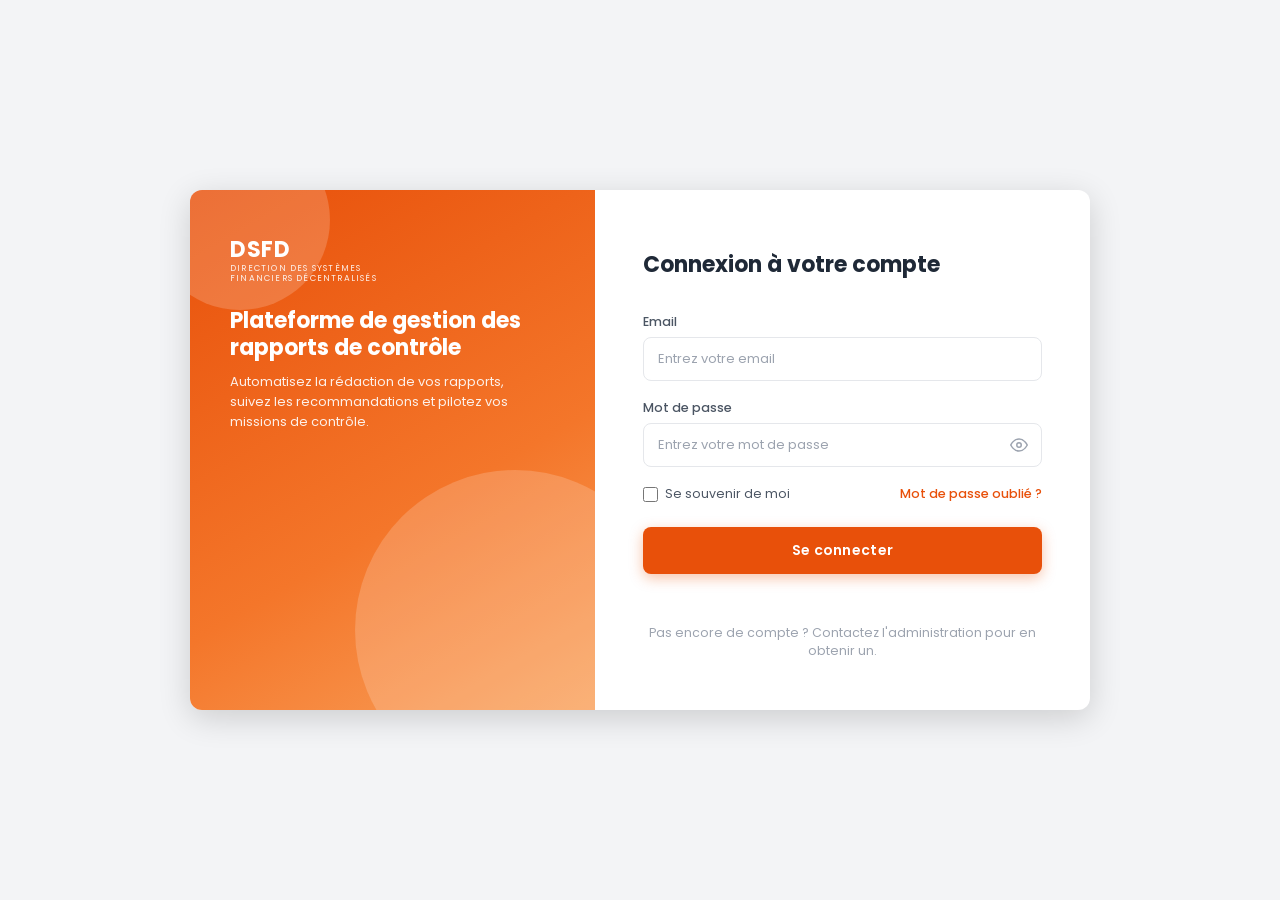
<file: frontend_html/index.html>
<!DOCTYPE html>
<html lang="fr">
<head>
  <meta charset="UTF-8">
  <meta name="viewport" content="width=device-width, initial-scale=1.0">
  <title>connexion</title>
  <link rel="stylesheet" href="css/style_login.css">
</head>
<body>

<div class="login-container">

  <div class="login-brand">
    <div class="brand-logo">
      
        <rect width="56" height="56" rx="10" fill="rgba(255,255,255,0.15)"/>
        <path d="M28 8 C20 18 14 24 18 34 C20 39 24 42 28 44
                 C32 42 36 39 38 34 C42 24 36 18 28 8Z"
              fill="white" opacity="0.9"/>
        <path d="M16 46 L28 30 L40 46Z" fill="rgba(45,106,45,0.85)"/>
      </svg>
      <div class="brand-name">
        <div class="name-main">DSFD</div>
        <div class="name-sub">Direction des Systèmes<br>Financiers Décentralisés</div>
      </div>
    </div>

    <div class="brand-tagline">
      <h1>Plateforme de gestion des rapports de contrôle</h1>
      <p>Automatisez la rédaction de vos rapports, suivez les recommandations et pilotez vos missions de contrôle.</p>
    </div>
  </div>

  <div class="login-form-panel">

    <div class="form-heading">
      <h2>Connexion à votre compte</h2>
    </div>

    <form id="loginForm" novalidate>

      <div class="field-group">
        <label class="field-label" for="email">Email</label>
        <div class="input-wrapper">
          <input type="email" id="email" name="email"
                 placeholder="Entrez votre email" required>
        </div>
      </div>

      <div class="field-group">
        <label class="field-label" for="password">Mot de passe</label>
        <div class="input-wrapper">
          <input type="password" id="password" name="password"
                 placeholder="Entrez votre mot de passe" required>
          <button type="button" class="toggle-pw" id="togglePw" aria-label="Afficher/Masquer">
            <svg width="18" height="18" viewBox="0 0 24 24" fill="none"
                 stroke="currentColor" stroke-width="2" stroke-linecap="round" stroke-linejoin="round">
              <path d="M1 12s4-8 11-8 11 8 11 8-4 8-11 8-11-8-11-8z"/>
              <circle cx="12" cy="12" r="3"/>
            </svg>
          </button>
        </div>
      </div>

      <div class="form-options">
        <label class="checkbox-label">
          <input type="checkbox" id="remember">
          Se souvenir de moi
        </label>
        <a href="#" class="forgot-link">Mot de passe oublié ?</a>
      </div>

      <button type="submit">Se connecter</button>

    </form>

    <!-- Message d'erreur / succès -->
    <p id="message"></p>

    <p class="register-link">
      Pas encore de compte ? Contactez l'administration pour en obtenir un.
    </p>

  </div>
</div>

<!-- app.js gère la soumission + redirection → dashbord.html -->
<script src="js/app.js"></script>
<script>
  document.getElementById('togglePw').addEventListener('click', function () {
    const pw = document.getElementById('password');
    pw.type = pw.type === 'password' ? 'text' : 'password';
  });
</script>
</body>
</html>
</file>
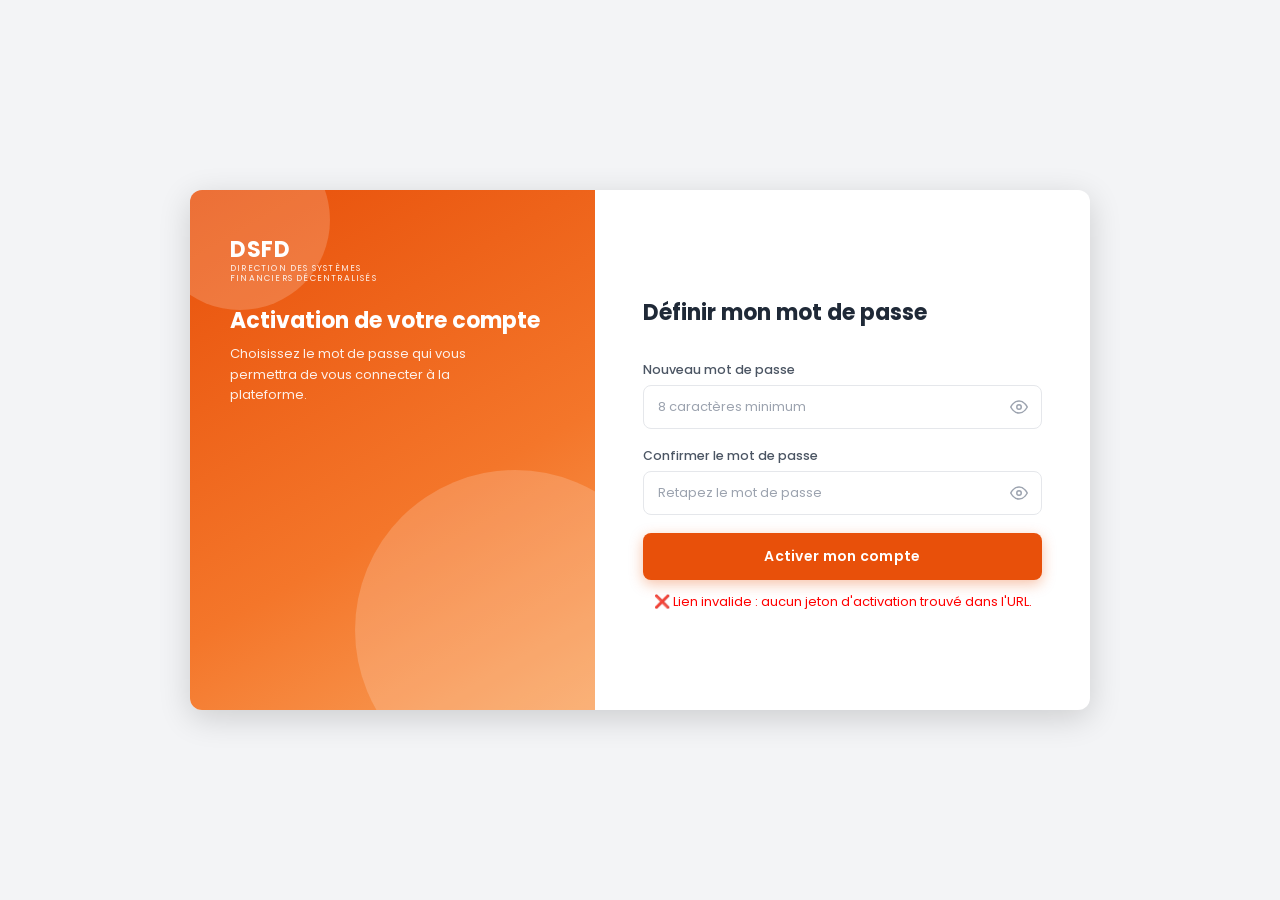
<file: frontend_html/definir-mot-de-passe.html.html>
<!DOCTYPE html>
<html lang="fr">
<head>
  <meta charset="UTF-8">
  <meta name="viewport" content="width=device-width, initial-scale=1.0">
  <title>Activer mon compte</title>
  <link rel="stylesheet" href="css/style_login.css">
</head>
<body>

<div class="login-container">

  <div class="login-brand">
    <div class="brand-logo">
      <rect width="56" height="56" rx="10" fill="rgba(255,255,255,0.15)"/>
      <path d="M28 8 C20 18 14 24 18 34 C20 39 24 42 28 44
               C32 42 36 39 38 34 C42 24 36 18 28 8Z"
            fill="white" opacity="0.9"/>
      <path d="M16 46 L28 30 L40 46Z" fill="rgba(45,106,45,0.85)"/>
      </svg>
      <div class="brand-name">
        <div class="name-main">DSFD</div>
        <div class="name-sub">Direction des Systèmes<br>Financiers Décentralisés</div>
      </div>
    </div>

    <div class="brand-tagline">
      <h1>Activation de votre compte</h1>
      <p>Choisissez le mot de passe qui vous permettra de vous connecter à la plateforme.</p>
    </div>
  </div>

  <div class="login-form-panel">

    <div class="form-heading">
      <h2>Définir mon mot de passe</h2>
    </div>

    <form id="activationForm" novalidate>

      <div class="field-group">
        <label class="field-label" for="password">Nouveau mot de passe</label>
        <div class="input-wrapper">
          <input type="password" id="password" name="password"
                 placeholder="8 caractères minimum" required minlength="8">
          <button type="button" class="toggle-pw" id="togglePw1" aria-label="Afficher/Masquer">
            <svg width="18" height="18" viewBox="0 0 24 24" fill="none"
                 stroke="currentColor" stroke-width="2" stroke-linecap="round" stroke-linejoin="round">
              <path d="M1 12s4-8 11-8 11 8 11 8-4 8-11 8-11-8-11-8z"/>
              <circle cx="12" cy="12" r="3"/>
            </svg>
          </button>
        </div>
      </div>

      <div class="field-group">
        <label class="field-label" for="password2">Confirmer le mot de passe</label>
        <div class="input-wrapper">
          <input type="password" id="password2" name="password2"
                 placeholder="Retapez le mot de passe" required minlength="8">
          <button type="button" class="toggle-pw" id="togglePw2" aria-label="Afficher/Masquer">
            <svg width="18" height="18" viewBox="0 0 24 24" fill="none"
                 stroke="currentColor" stroke-width="2" stroke-linecap="round" stroke-linejoin="round">
              <path d="M1 12s4-8 11-8 11 8 11 8-4 8-11 8-11-8-11-8z"/>
              <circle cx="12" cy="12" r="3"/>
            </svg>
          </button>
        </div>
      </div>

      <button type="submit">Activer mon compte</button>

    </form>

    <p id="message"></p>

  </div>
</div>

<script src="js/app.js"></script>
<script>
  document.getElementById('togglePw1').addEventListener('click', function () {
    const pw = document.getElementById('password');
    pw.type = pw.type === 'password' ? 'text' : 'password';
  });
  document.getElementById('togglePw2').addEventListener('click', function () {
    const pw = document.getElementById('password2');
    pw.type = pw.type === 'password' ? 'text' : 'password';
  });

  const params = new URLSearchParams(window.location.search);
  const token  = params.get('token');
  const form   = document.getElementById('activationForm');
  const msg    = document.getElementById('message');

  if (!token) {
    msg.style.color = 'red';
    msg.textContent = "❌ Lien invalide : aucun jeton d'activation trouvé dans l'URL.";
    form.querySelector('button[type="submit"]').disabled = true;
  }

  form.addEventListener('submit', async (e) => {
    e.preventDefault();
    const pw1 = document.getElementById('password').value;
    const pw2 = document.getElementById('password2').value;

    if (pw1.length < 8) {
      msg.style.color = 'red';
      msg.textContent = '⚠️ Le mot de passe doit contenir au moins 8 caractères.';
      return;
    }
    if (pw1 !== pw2) {
      msg.style.color = 'red';
      msg.textContent = '⚠️ Les deux mots de passe ne correspondent pas.';
      return;
    }

    const btn = form.querySelector('button[type="submit"]');
    btn.disabled = true;
    msg.style.color = '#475569';
    msg.textContent = 'Activation en cours…';

    try {
      const res = await fetch(`${API_URL}/utilisateurs/definir-mot-de-passe`, {
        method : 'POST',
        headers: { 'Content-Type': 'application/json' },
        body   : JSON.stringify({ token, mot_de_passe: pw1 })
      });
      const data = await res.json();

      if (res.ok) {
        msg.style.color = 'green';
        msg.textContent = '✅ Compte activé ! Redirection…';
        localStorage.setItem('utilisateur', JSON.stringify(data.utilisateur));
        localStorage.setItem('token', data.token);
        const destination = data.utilisateur?.role === 'directeur'
          ? 'Administration.html' : 'dashboard.html';
        setTimeout(() => { window.location.href = destination; }, 1200);
      } else {
        msg.style.color = 'red';
        msg.textContent = '❌ ' + (data.detail || "Erreur lors de l'activation.");
        btn.disabled = false;
      }
    } catch {
      msg.style.color = 'red';
      msg.textContent = '❌ Serveur inaccessible.';
      btn.disabled = false;
    }
  });
</script>
</body>
</html>
</file>
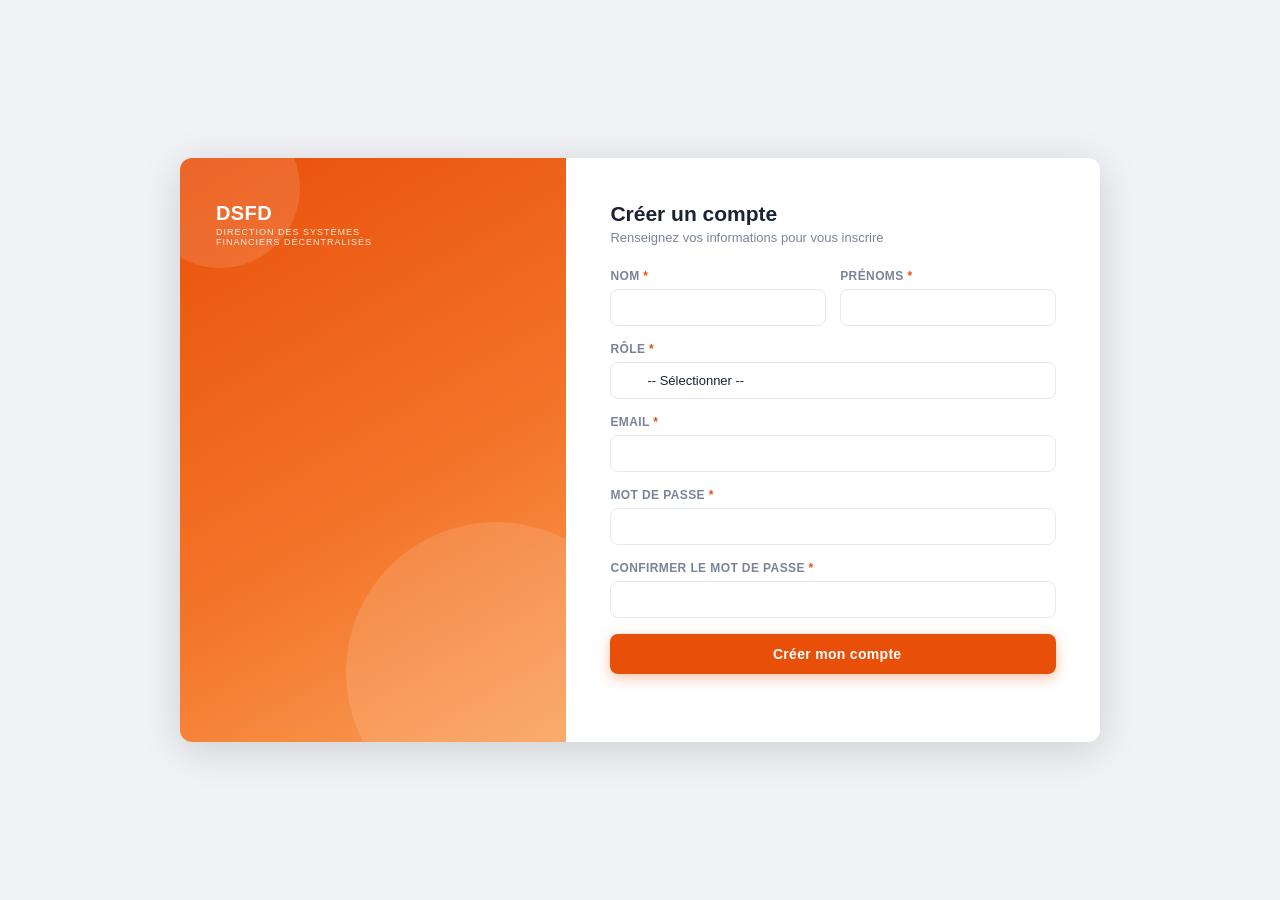
<file: frontend_html/inscription.html>
<!DOCTYPE html>
<html lang="fr">
<head>
  <meta charset="UTF-8">
  <meta name="viewport" content="width=device-width, initial-scale=1.0">
  <title>Inscription</title>
  
  <link rel="stylesheet" href="css/inscription.css">
  <style>
    .input-wrap select {
      width: 100%;
      padding: 10px 38px 10px 36px;
      border: 1.5px solid var(--border);
      border-radius: var(--radius-sm);
      font-family: 'poppins', sans-serif;
      font-size: 13px; color: var(--text-dark);
      background: var(--white); outline: none;
      appearance: none;
      transition: border-color var(--transition), box-shadow var(--transition);
    }
    .input-wrap select:focus {
      border-color: var(--orange);
      box-shadow: 0 0 0 3px rgba(232,80,10,.10);
    }
  </style>
</head>
<body>

<div class="auth-container">

  <!-- Panneau gauche : branding -->
  <div class="auth-brand">
    <div class="brand-logo">
      
      <div class="brand-name">
        <span class="name-main">DSFD</span>
        <span class="name-sub">Direction des Systèmes<br>Financiers Décentralisés</span>
      </div>
    </div>

    

    

    <!-- Cercles déco -->
    <div class="deco-circle deco-1"></div>
    <div class="deco-circle deco-2"></div>
  </div>

  <!-- Panneau droit : formulaire -->
  <div class="auth-form-panel">

    <div class="form-heading">
      <h2>Créer un compte</h2>
      <p>Renseignez vos informations pour vous inscrire</p>
    </div>

    <form id="signupForm" novalidate>

      <!-- Nom & Prénom côte à côte -->
      <div class="field-row">
        <div class="field-group">
          <label class="field-label" for="name">Nom <span class="req">*</span></label>
          <div class="input-wrap">
            <i class="fas fa-user input-icon"></i>
            <input type="text" id="name" placeholder="" required/>
          </div>
        </div>
        <div class="field-group">
          <label class="field-label" for="user_name">Prénoms <span class="req">*</span></label>
          <div class="input-wrap">
            <i class="fas fa-user input-icon"></i>
            <input type="text" id="user_name" placeholder="" required/>
          </div>
        </div>
      </div>

      <!-- Rôle applicatif — seul champ de rôle, pleine largeur -->
      <div class="field-group">
        <label class="field-label" for="user_role">Rôle <span class="req">*</span></label>
        <div class="input-wrap">
          <i class="fas fa-user-shield input-icon"></i>
          <select id="user_role" required>
            <option value="" disabled selected>-- Sélectionner --</option>
            <option value="inspecteur">Inspecteur</option>
            <option value="chef_mission">Chef de mission</option>
          </select>
        </div>
      </div>

      <!-- Email -->
      <div class="field-group">
        <label class="field-label" for="email">Email <span class="req">*</span></label>
        <div class="input-wrap">
          <i class="fas fa-envelope input-icon"></i>
          <input type="email" id="email" placeholder="" required/>
        </div>
      </div>

      <!-- Mot de passe -->
      <div class="field-group">
        <label class="field-label" for="password">Mot de passe <span class="req">*</span></label>
        <div class="input-wrap">
          <i class="fas fa-lock input-icon"></i>
          <input type="password" id="password" placeholder="" required/>
          <button type="button" class="toggle-pw" id="togglePw1">
            <i class="fas fa-eye"></i>
          </button>
        </div>
      </div>

      <!-- Confirmation -->
      <div class="field-group">
        <label class="field-label" for="confirmPassword">Confirmer le mot de passe <span class="req">*</span></label>
        <div class="input-wrap">
          <i class="fas fa-lock input-icon"></i>
          <input type="password" id="confirmPassword" placeholder="" required/>
          <button type="button" class="toggle-pw" id="togglePw2">
            <i class="fas fa-eye"></i>
          </button>
        </div>
      </div>

      <button type="submit" class="btn-submit">
        <i class="fas fa-user-plus"></i> Créer mon compte
      </button>

    </form>

    <p id="message"></p>

    

  </div>
</div>

<script src="js/app.js"></script>
<script>
  document.getElementById('togglePw1').addEventListener('click', function () {
    const pw = document.getElementById('password');
    pw.type = pw.type === 'password' ? 'text' : 'password';
    this.querySelector('i').classList.toggle('fa-eye');
    this.querySelector('i').classList.toggle('fa-eye-slash');
  });
  document.getElementById('togglePw2').addEventListener('click', function () {
    const pw = document.getElementById('confirmPassword');
    pw.type = pw.type === 'password' ? 'text' : 'password';
    this.querySelector('i').classList.toggle('fa-eye');
    this.querySelector('i').classList.toggle('fa-eye-slash');
  });
</script>
</body>
</html>
</file>
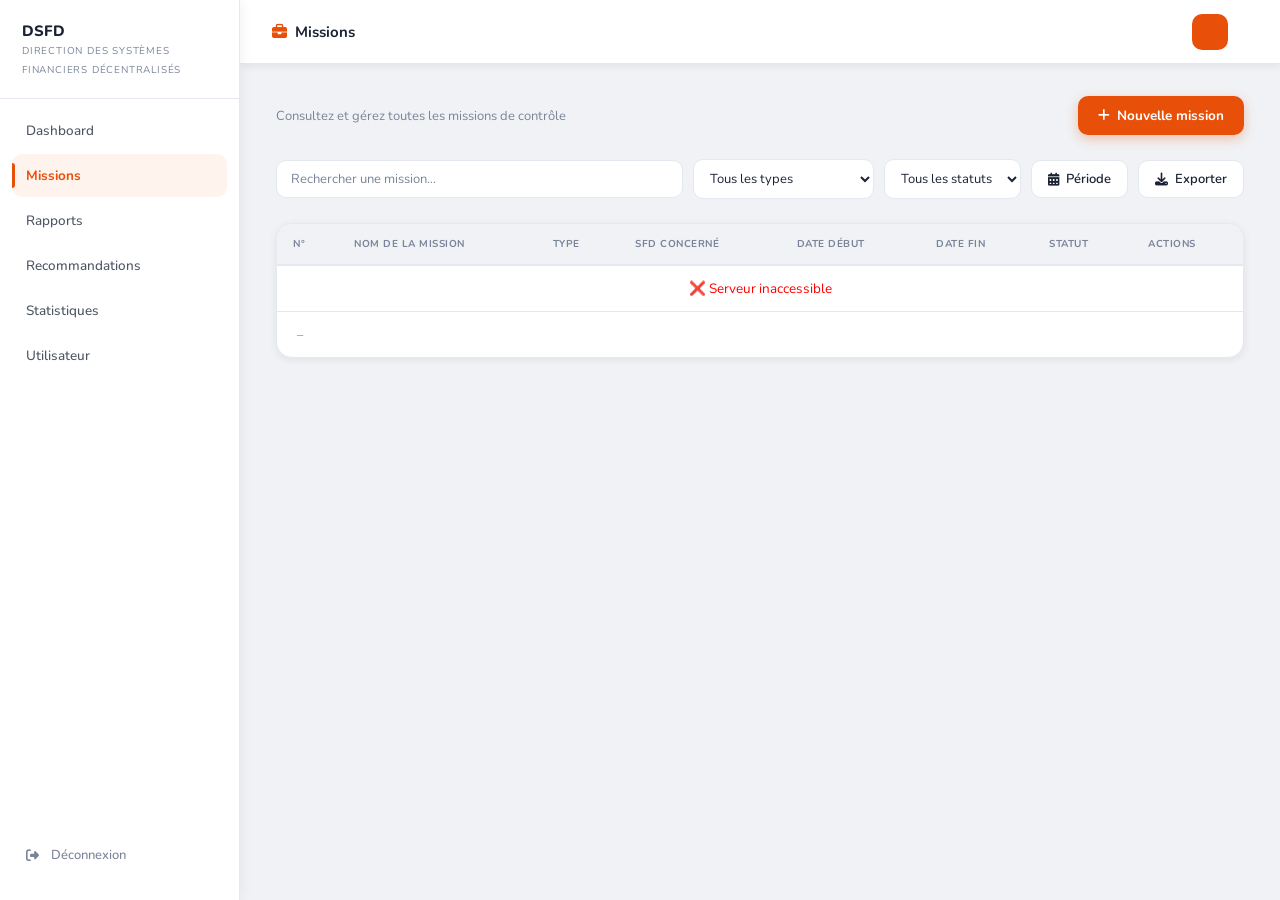
<file: frontend_html/mission.html>
<!DOCTYPE html>
<html lang="fr">
<head>
  <meta charset="UTF-8"/>
  <meta name="viewport" content="width=device-width, initial-scale=1.0"/>
  <title>DSFD</title>
  <link rel="stylesheet" href="https://cdnjs.cloudflare.com/ajax/libs/font-awesome/6.5.0/css/all.min.css"/>
  <link rel="stylesheet" href="css/style_mission.css">
</head>
<body>


<aside class="sidebar">
  <div class="sidebar-logo">
    
    <div class="logo-text">
      <strong>DSFD</strong>
      <small>Direction des Systèmes Financiers Décentralisés</small>
    </div>
  </div>

  <nav class="sidebar-nav">
    <a href="dashboard.html"> Dashboard</a>
    <a href="mission.html" class="active"> Missions</a>
    <a href="rapport.html"> Rapports</a>
    <a href="Recommandation.html"> Recommandations</a>
    <a href="Statistique.html"> Statistiques</a>
    <a href="Profil.html"> Utilisateur</a>
  </nav>

  <div class="sidebar-bottom">
    <a href="index.html"><i class="fas fa-sign-out-alt"></i> Déconnexion</a>
  </div>
</aside>


<div class="main">

  <!-- Topbar -->
  <header class="topbar">
    <div class="topbar-left">
      <nav class="breadcrumb">
        <i class="fas fa-briefcase" style="color:var(--orange)"></i>
        <span class="active">Missions</span>
      </nav>
    </div>
    <div class="topbar-right">
      
      <div class="topbar-right">
      
      <div class="user-info">
        <div class="user-avatar" id="user-avatar"></div>
        <div>
          <div class="user-name" id="user-name"></div>
          <div class="user-role" id="user-role"></div>
        </div>
      </div>
    </div>
    </div>
  </header>

  <!-- Contenu principal -->
  <div class="content">

    <!-- En-tête -->
    <div class="page-header">
      <div>
        <p>Consultez et gérez toutes les missions de contrôle</p>
      </div>
      <a href="nouvelle_mission.html" class="btn-primary">
        <i class="fas fa-plus"></i> Nouvelle mission
      </a>
    </div>

    <!-- Filtres -->
    <div class="filters">
      <input
        class="filter-search"
        type="text"
        id="filter-search"
        placeholder="Rechercher une mission..."
        oninput="filterMissions()"
      />
      <select class="filter-select" id="filter-type" onchange="filterMissions()">
        <option value="">Tous les types</option>
        <option value="Globale">Globale</option>
        <option value="LBC/FT/FP">LBC/FT/FP</option>
        <option value="Suivi recommandations">Suivi recommandations</option>
        <option value="CAMELI">CAMELI</option>
        
      </select>
      <select class="filter-select" id="filter-statut" onchange="filterMissions()">
        <option value="">Tous les statuts</option>
        <option value="Terminée">Terminée</option>
        <option value="En cours">En cours</option>
        <option value="En attente">En attente</option>
      </select>
      <button class="btn-secondary"><i class="fas fa-calendar-alt"></i> Période</button>
      <button class="btn-secondary" onclick="exportMissions()"><i class="fas fa-download"></i> Exporter</button>
    </div>

    <!-- Tableau -->
    <div class="table-card">
      <table>
        <thead>
          <tr>
            <th>N°</th>
            <th>Nom de la mission</th>
            <th>Type</th>
            <th>SFD concerné</th>
            <th>Date début</th>
            <th>Date fin</th>
            <th>Statut</th>
            <th>Actions</th>
          </tr>
        </thead>
        <!-- Les lignes seront injectées ici par mission.js -->
        <tbody id="missions-tbody">
          <!-- dynamique -->
        </tbody>
      </table>

      <!-- État vide (affiché si 0 résultat) -->
      <div class="table-empty" id="empty-state" style="display:none">
        <i class="fas fa-search"></i>
        <p>Aucune mission ne correspond à votre recherche.</p>
      </div>

      <!-- Pagination -->
      <div class="pagination" id="pagination-wrap">
        <span id="pagination-info">–</span>
        <div class="page-btns" id="page-btns">
          <!-- généré par JS -->
        </div>
      </div>
    </div>

  </div><!-- /content -->
</div><!-- /main -->

<!-- Modal confirmation suppression -->
<div class="modal-overlay" id="delete-modal">
  <div class="modal-box">
    <div class="modal-icon">🗑️</div>
    <h3>Supprimer la mission ?</h3>
    <p>Cette action est irréversible. La mission et toutes ses données associées seront définitivement supprimées.</p>
    <div class="modal-actions">
      <button class="btn-secondary" onclick="closeDeleteModal()">Annuler</button>
      <button class="btn-danger" id="confirm-delete-btn"><i class="fas fa-trash"></i> Supprimer</button>
    </div>
  </div>
</div>

<!-- Toast -->
<div class="toast" id="toast">
  <i id="toast-icon" class="fas fa-check-circle"></i>
  <span id="toast-msg">Message</span>
</div>

<script src="js/app.js"></script>
</body>
</html>
</file>
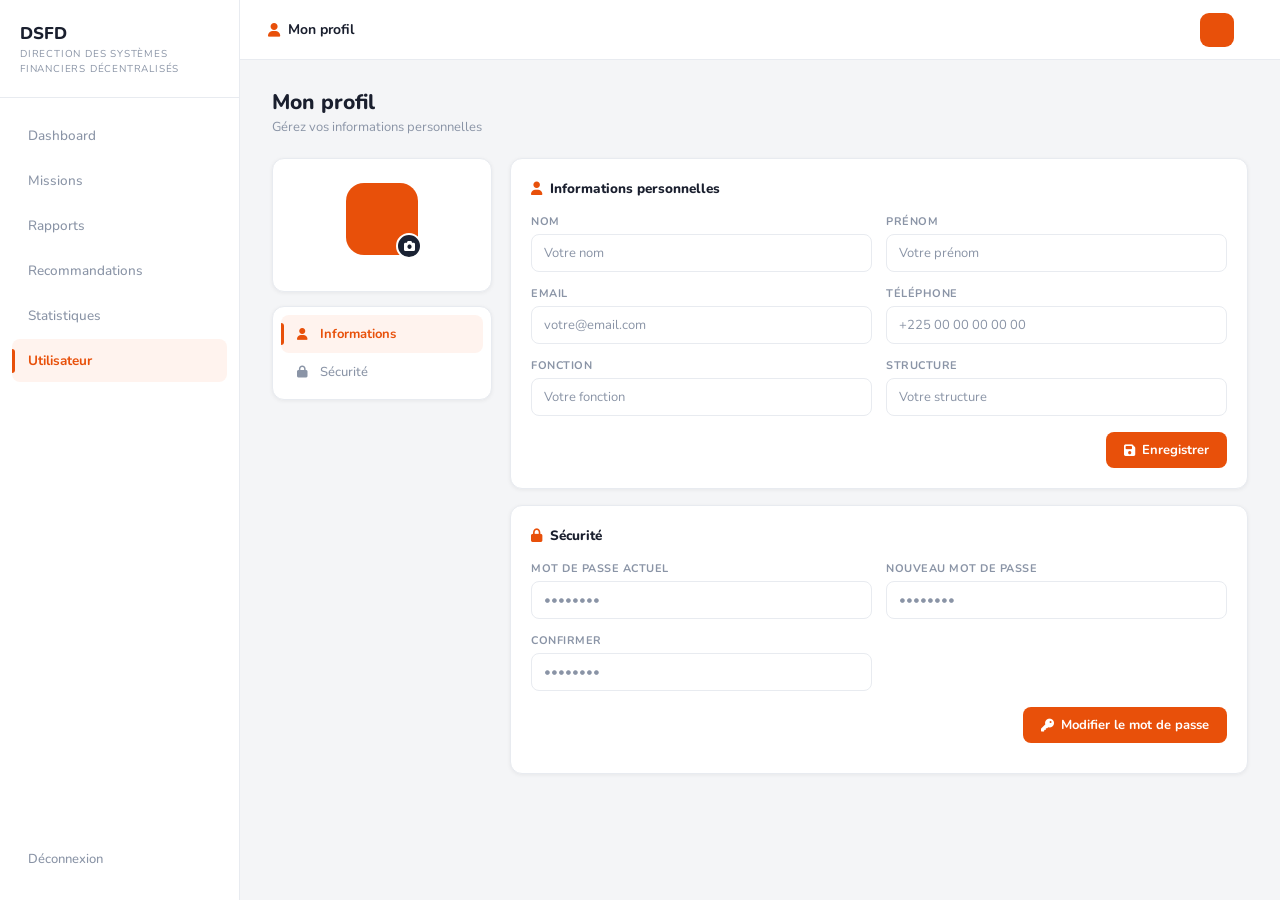
<file: frontend_html/Profil.html>
<!DOCTYPE html>
<html lang="fr">
<head>
  <meta charset="UTF-8"/>
  <meta name="viewport" content="width=device-width, initial-scale=1.0"/>
  <title>Mon Profil</title>
  <link rel="stylesheet" href="https://cdnjs.cloudflare.com/ajax/libs/font-awesome/6.5.0/css/all.min.css"/>
  <link rel="stylesheet" href="css/Profil.css"/>
</head>
<body>

<div class="sidebar-overlay" id="sidebar-overlay" onclick="toggleSidebar()"></div>

<aside class="sidebar">
  <div class="sidebar-logo">
    
    <div class="logo-text"><strong>DSFD</strong><small>Direction des Systèmes Financiers Décentralisés</small></div>
  </div>
  <nav class="sidebar-nav">
    <a href="dashboard.html"> Dashboard</a>
    <a href="mission.html"> Missions</a>
   
    <a href="rapport.html"> Rapports</a>
    <a href="recommandation.html"> Recommandations</a>
    <a href="statistique.html"> Statistiques</a>
    
    <a href="profil.html" class="active"> Utilisateur</a>
  </nav>
  <div class="sidebar-bottom">
    <a href="#" onclick="logout()"><i class="fas fa-sign-out-alt"></i> Déconnexion</a>
  </div>
</aside>

<div class="main">
  <header class="topbar">
    <div class="topbar-left">
      <button class="hamburger" id="hamburger" onclick="toggleSidebar()">
        <span></span><span></span><span></span>
      </button>
      <nav class="breadcrumb">
        <i class="fas fa-user" style="color:var(--orange)"></i>
        <span>Mon profil</span>
      </nav>
    </div>
    <div class="topbar-right">
     
      <div class="user-info">
        <div class="user-avatar" id="user-avatar"></div>
        <div>
          <div class="user-name" id="user-name"></div>
          <div class="user-role" id="user-role"></div>
        </div>
      </div>
    </div>
  </header>

  <div class="content">

    <div class="page-header">
      <div>
        <h2>Mon profil</h2>
        <p>Gérez vos informations personnelles</p>
      </div>
    </div>

    <div class="profil-layout">

      <!-- Sidebar profil -->
      <div class="profil-aside">
        <div class="card-box profil-avatar-card">
          <div style="position:relative;width:72px;margin:0 auto 12px">
            <div class="avatar-big" id="avatar-big" style="margin:0;overflow:hidden"></div>
            <label title="Changer la photo"
                   style="position:absolute;bottom:-4px;right:-4px;width:26px;height:26px;
                          background:#1A2233;color:#fff;border-radius:50%;display:flex;
                          align-items:center;justify-content:center;font-size:11px;
                          cursor:pointer;border:2px solid #fff">
              <i class="fas fa-camera"></i>
              <input type="file" accept="image/*" style="display:none" onchange="changerPhoto(this)"/>
            </label>
          </div>
          <div class="profil-fullname" id="profil-fullname"></div>
          <p id="photo-message" style="font-size:12px;font-weight:600;margin-top:6px"></p>
        </div>

        <div class="card-box" style="padding:8px">
          <a href="#infos"     class="profil-nav active"><i class="fas fa-user"></i> Informations</a>
          <a href="#securite"  class="profil-nav"><i class="fas fa-lock"></i> Sécurité</a>
        </div>
      </div>

      <!-- Contenu profil -->
      <div class="profil-main">

        <!-- Informations personnelles -->
        <div class="card-box" id="infos">
          <h3 class="section-title"><i class="fas fa-user"></i> Informations personnelles</h3>
          <div class="profil-grid">
            <div class="form-group">
              <label class="field-label">Nom</label>
              <input type="text" class="input-field" id="input-nom" placeholder="Votre nom"/>
            </div>
            <div class="form-group">
              <label class="field-label">Prénom</label>
              <input type="text" class="input-field" id="input-prenom" placeholder="Votre prénom"/>
            </div>
            <div class="form-group">
              <label class="field-label">Email</label>
              <input type="email" class="input-field" id="input-email" placeholder="votre@email.com"/>
            </div>
            <div class="form-group">
              <label class="field-label">Téléphone</label>
              <input type="text" class="input-field" id="input-tel" placeholder="+225 00 00 00 00 00"/>
            </div>
            <div class="form-group">
              <label class="field-label">Fonction</label>
              <input type="text" class="input-field" id="input-fonction" placeholder="Votre fonction"/>
            </div>
            <div class="form-group">
              <label class="field-label">Structure</label>
              <input type="text" class="input-field" id="input-structure" placeholder="Votre structure"/>
            </div>
          </div>
          <div class="form-actions">
            <button class="btn-primary" onclick="saveInfos()"><i class="fas fa-save"></i> Enregistrer</button>
          </div>
        </div>

        <!-- Sécurité -->
        <div class="card-box" id="securite">
          <h3 class="section-title"><i class="fas fa-lock"></i> Sécurité</h3>
          <div class="profil-grid">
            <div class="form-group">
              <label class="field-label">Mot de passe actuel</label>
              <input type="password" class="input-field" id="input-pw-actuel" placeholder="••••••••"/>
            </div>
            <div class="form-group">
              <label class="field-label">Nouveau mot de passe</label>
              <input type="password" class="input-field" id="input-pw-new" placeholder="••••••••"/>
            </div>
            <div class="form-group">
              <label class="field-label">Confirmer</label>
              <input type="password" class="input-field" id="input-pw-confirm" placeholder="••••••••"/>
            </div>
          </div>
          <div class="form-actions">
            <button class="btn-primary" onclick="savePw()"><i class="fas fa-key"></i> Modifier le mot de passe</button>
          </div>
          <p id="pw-message" style="margin-top:10px;font-size:13px;font-weight:600"></p>
        </div>

      </div>
    </div>
  </div>
</div>

<script src="js/app.js"></script>
<script src="js/profil.js"></script>
</body>
</html>
</file>
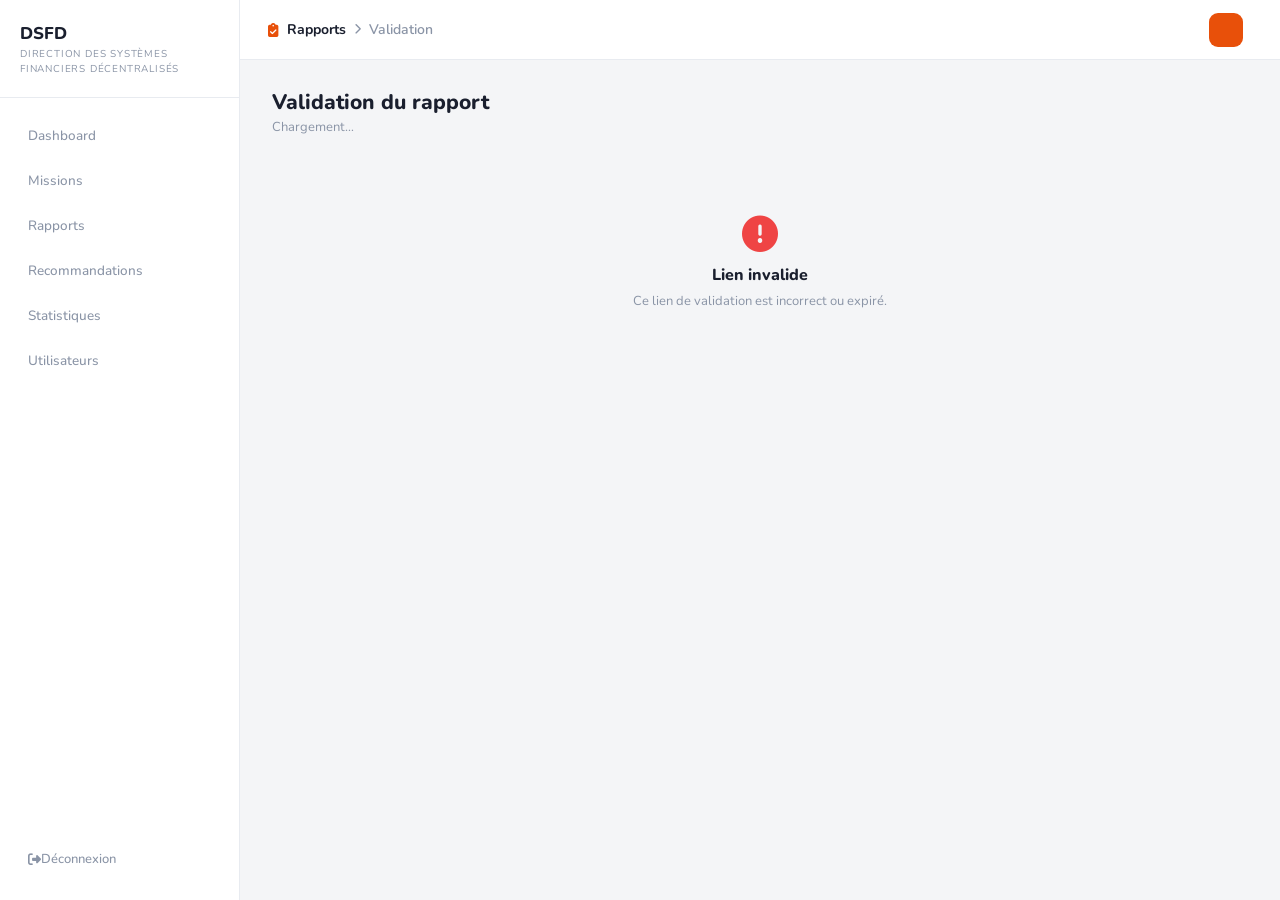
<file: frontend_html/validation.html>
<!DOCTYPE html>
<html lang="fr">
<head>
  <meta charset="UTF-8"/>
  <meta name="viewport" content="width=device-width, initial-scale=1.0"/>
  <title>DSFD — Validation rapport</title>
  <link rel="stylesheet" href="https://fonts.googleapis.com/css2?family=Nunito:wght@400;500;600;700;800&display=swap"/>
  <link rel="stylesheet" href="https://cdnjs.cloudflare.com/ajax/libs/font-awesome/6.5.0/css/all.min.css"/>
  <style>
    :root {
      --orange:       #E8500A;
      --orange-hover: #C94008;
      --orange-light: #FFF3EE;
      --white:        #FFFFFF;
      --bg:           #F4F5F7;
      --card-bg:      #FFFFFF;
      --text-dark:    #1A1F2E;
      --text-muted:   #8A94A6;
      --border:       #E8EBF0;
      --red:          #EF4444;
      --green:        #16A34A;
      --sidebar-width:240px;
      --radius:       12px;
      --radius-sm:    8px;
      --radius-xs:    6px;
      --shadow:       0 1px 4px rgba(0,0,0,.06);
      --transition:   .2s ease;
    }

    *, *::before, *::after { box-sizing: border-box; margin: 0; padding: 0; }
    html, body { height: 100%; font-family: 'Nunito', sans-serif; font-size: 14px; background: var(--bg); color: var(--text-dark); }
    a { text-decoration: none; color: inherit; }
    button { cursor: pointer; font-family: inherit; }
    body { display: flex; min-height: 100vh; }

    /* ── SIDEBAR ── */
    .sidebar { width: var(--sidebar-width); min-height: 100vh; background: var(--white); display: flex; flex-direction: column; position: fixed; top: 0; left: 0; z-index: 100; padding-bottom: 20px; border-right: 1px solid var(--border); }
    .sidebar-logo { padding: 24px 20px 20px; border-bottom: 1px solid var(--border); margin-bottom: 8px; }
    .logo-text strong { display: block; font-size: 17px; font-weight: 800; color: var(--text-dark); line-height: 1.2; }
    .logo-text small { display: block; font-size: 10px; color: var(--text-muted); text-transform: uppercase; letter-spacing: .8px; line-height: 1.5; margin-top: 3px; }
    .sidebar-nav { flex: 1; display: flex; flex-direction: column; gap: 2px; padding: 8px 12px; }
    .sidebar-nav a { display: flex; align-items: center; padding: 12px 16px; border-radius: var(--radius-sm); font-size: 13.5px; font-weight: 500; color: var(--text-muted); transition: all var(--transition); position: relative; }
    .sidebar-nav a:hover { background: var(--bg); color: var(--text-dark); }
    .sidebar-nav a.active { background: var(--orange-light); color: var(--orange); font-weight: 700; }
    .sidebar-nav a.active::before { content: ''; position: absolute; left: 0; top: 22%; bottom: 22%; width: 3px; border-radius: 0 3px 3px 0; background: var(--orange); }
    .sidebar-bottom { padding: 0 12px; margin-top: auto; }
    .sidebar-bottom a { display: flex; align-items: center; padding: 12px 16px; border-radius: var(--radius-sm); font-size: 13px; font-weight: 500; color: var(--text-muted); transition: all var(--transition); }
    .sidebar-bottom a:hover { color: var(--red); background: #FEF2F2; }

    /* ── MAIN ── */
    .main { margin-left: var(--sidebar-width); flex: 1; display: flex; flex-direction: column; min-height: 100vh; }

    /* ── TOPBAR ── */
    .topbar { height: 60px; background: var(--white); border-bottom: 1px solid var(--border); display: flex; align-items: center; justify-content: space-between; padding: 0 28px; position: sticky; top: 0; z-index: 50; }
    .breadcrumb { display: flex; align-items: center; gap: 8px; font-size: 14px; font-weight: 700; color: var(--text-dark); }
    .breadcrumb .sep { color: var(--text-muted); font-size: 11px; }
    .breadcrumb .active { color: var(--text-muted); font-weight: 600; }
    .user-info { display: flex; align-items: center; gap: 9px; }
    .user-avatar { width: 34px; height: 34px; background: var(--orange); color: var(--white); font-size: 12px; font-weight: 800; border-radius: 9px; display: flex; align-items: center; justify-content: center; }
    .user-name { font-size: 13px; font-weight: 700; color: var(--text-dark); }
    .user-role { font-size: 11px; color: var(--text-muted); }

    /* ── CONTENT ── */
    .content { padding: 28px 32px 48px; display: flex; flex-direction: column; gap: 20px; animation: fadeIn .35s ease both; }
    @keyframes fadeIn { from { opacity: 0; transform: translateY(12px); } to { opacity: 1; transform: translateY(0); } }

    /* ── PAGE HEADER ── */
    .page-header h2 { font-size: 21px; font-weight: 800; color: var(--text-dark); margin-bottom: 2px; }
    .page-header p  { font-size: 13px; color: var(--text-muted); }

    /* ── STEPPER ── */
    .stepper {
      background: var(--white);
      border: 1px solid var(--border);
      border-radius: var(--radius);
      padding: 24px 32px;
      display: flex;
      align-items: center;
      box-shadow: var(--shadow);
    }
    .step {
      flex: 1; display: flex; flex-direction: column; align-items: center; gap: 8px; position: relative;
    }
    .step:not(:last-child)::after {
      content: ''; position: absolute; top: 17px; left: 58%; width: 84%; height: 2px;
      background: var(--border); z-index: 0;
    }
    .step.done:not(:last-child)::after   { background: var(--green); }
    .step.active:not(:last-child)::after { background: var(--border); }

    .step-circle {
      width: 34px; height: 34px; border-radius: 50%;
      display: flex; align-items: center; justify-content: center;
      font-size: 13px; font-weight: 800;
      background: var(--border); color: var(--text-muted);
      position: relative; z-index: 1; transition: all .2s;
    }
    .step.done     .step-circle { background: var(--green);  color: #fff; }
    .step.active   .step-circle { background: var(--orange); color: #fff; box-shadow: 0 0 0 4px rgba(232,80,10,.15); }
    .step.rejected .step-circle { background: var(--red);    color: #fff; }
    .step-label { font-size: 11px; font-weight: 700; color: var(--text-muted); text-align: center; }
    .step.done     .step-label { color: var(--green); }
    .step.active   .step-label { color: var(--orange); }
    .step.rejected .step-label { color: var(--red); }

    /* ── CARD ── */
    .card-box { background: var(--card-bg); border-radius: var(--radius); border: 1px solid var(--border); box-shadow: var(--shadow); overflow: hidden; }
    .card-head { padding: 16px 20px; border-bottom: 1px solid var(--border); display: flex; align-items: center; gap: 9px; }
    .card-head h3 { font-size: 14px; font-weight: 800; color: var(--text-dark); }
    .card-head i  { color: var(--orange); font-size: 14px; }
    .card-body    { padding: 20px; }

    /* ── INFO GRID ── */
    .info-grid { display: grid; grid-template-columns: 1fr 1fr; gap: 16px; }
    .info-item label { display: block; font-size: 11px; font-weight: 700; color: var(--text-muted); text-transform: uppercase; letter-spacing: .5px; margin-bottom: 4px; }
    .info-item span  { font-size: 14px; font-weight: 700; color: var(--text-dark); }

    /* ── BADGES ── */
    .badge { display: inline-flex; align-items: center; padding: 3px 10px; border-radius: 99px; font-size: 11.5px; font-weight: 700; }
    .badge-warning { background: #FFFBEB; color: #B45309; }
    .badge-success { background: #F0FDF4; color: var(--green); }
    .badge-danger  { background: #FEF2F2; color: var(--red); }
    .badge-muted   { background: var(--bg); color: var(--text-muted); }

    /* ── HISTORIQUE ── */
    .val-list { display: flex; flex-direction: column; gap: 10px; }
    .val-item {
      border: 1px solid var(--border); border-radius: var(--radius-sm);
      padding: 14px 16px; display: flex; gap: 12px; align-items: flex-start;
    }
    .val-item.valide  { border-color: #BBF7D0; background: #F0FDF4; }
    .val-item.rejete  { border-color: #FECACA; background: #FEF2F2; }
    .val-item.pending { border-color: #FED7AA; background: #FFF7ED; }
    .val-icon { width: 36px; height: 36px; border-radius: 50%; display: flex; align-items: center; justify-content: center; font-size: 14px; flex-shrink: 0; }
    .val-icon.valide  { background: var(--green); color: #fff; }
    .val-icon.rejete  { background: var(--red);   color: #fff; }
    .val-icon.pending { background: var(--orange); color: #fff; }
    .val-niveau  { font-size: 13px; font-weight: 800; color: var(--text-dark); }
    .val-nom     { font-size: 12px; color: var(--text-muted); margin-top: 1px; }
    .val-comment { font-size: 13px; color: var(--text-dark); margin-top: 6px; font-style: italic; }
    .val-date    { font-size: 11px; color: var(--text-muted); margin-top: 3px; }

    /* ── FORM ── */
    .field-label { display: block; font-size: 11px; font-weight: 700; text-transform: uppercase; letter-spacing: .5px; color: var(--text-muted); margin-bottom: 6px; }
    textarea {
      width: 100%; padding: 10px 13px;
      border: 1.5px solid var(--border); border-radius: var(--radius-sm);
      font-family: 'Nunito', sans-serif; font-size: 13px; color: var(--text-dark);
      resize: vertical; min-height: 110px; outline: none;
      transition: border-color var(--transition);
    }
    textarea:focus { border-color: var(--orange); }
    textarea::placeholder { color: var(--text-muted); }

    /* ── BOUTONS ── */
    .btn-row { display: flex; gap: 10px; margin-top: 16px; }
    .btn-valider {
      flex: 1; padding: 11px 20px; background: var(--green); color: #fff;
      border: none; border-radius: var(--radius-sm);
      font-size: 13px; font-weight: 700; font-family: 'Nunito', sans-serif;
      display: flex; align-items: center; justify-content: center; gap: 7px;
      transition: all var(--transition);
    }
    .btn-valider:hover { background: #15803D; transform: translateY(-1px); }
    .btn-rejeter {
      flex: 1; padding: 11px 20px; background: var(--white); color: var(--red);
      border: 1.5px solid #FECACA; border-radius: var(--radius-sm);
      font-size: 13px; font-weight: 700; font-family: 'Nunito', sans-serif;
      display: flex; align-items: center; justify-content: center; gap: 7px;
      transition: all var(--transition);
    }
    .btn-rejeter:hover { background: #FEF2F2; }
    .btn-valider:disabled, .btn-rejeter:disabled { opacity: .5; cursor: not-allowed; transform: none; }

    /* ── RÉSULTAT FINAL ── */
    .result-card {
      border-radius: var(--radius); padding: 28px; text-align: center;
    }
    .result-card.success { background: #F0FDF4; border: 1.5px solid #BBF7D0; }
    .result-card.danger  { background: #FEF2F2; border: 1.5px solid #FECACA; }
    .result-card h3 { font-size: 17px; font-weight: 800; margin-bottom: 8px; }
    .result-card.success h3 { color: var(--green); }
    .result-card.danger  h3 { color: var(--red); }
    .result-card p { font-size: 13px; color: var(--text-muted); margin-bottom: 20px; }
    .btn-download {
      display: inline-flex; align-items: center; gap: 8px;
      padding: 11px 28px; background: var(--green); color: #fff;
      border-radius: var(--radius-sm); font-size: 13px; font-weight: 700;
      border: none; font-family: 'Nunito', sans-serif; transition: all var(--transition);
    }
    .btn-download:hover { background: #15803D; }

    /* ── LIEN RAPPORT ── */
    .rapport-link {
      display: inline-flex; align-items: center; gap: 7px;
      color: var(--orange); font-weight: 700; font-size: 13px;
      margin-top: 16px; padding-top: 14px; border-top: 1px solid var(--border);
    }
    .rapport-link:hover { color: var(--orange-hover); }

    /* ── TOAST ── */
    .toast {
      position: fixed; bottom: 24px; right: 24px;
      background: var(--text-dark); color: #fff;
      padding: 12px 20px; border-radius: var(--radius-sm);
      font-size: 13px; font-weight: 600;
      display: flex; align-items: center; gap: 9px;
      box-shadow: 0 4px 20px rgba(0,0,0,.15);
      opacity: 0; transition: opacity .3s; z-index: 999;
    }
    .toast.show { opacity: 1; }

    /* ── LOADER ── */
    .loader { display: flex; align-items: center; justify-content: center; padding: 60px; color: var(--text-muted); gap: 12px; }
    .spinner { width: 22px; height: 22px; border: 3px solid var(--border); border-top-color: var(--orange); border-radius: 50%; animation: spin .7s linear infinite; }
    @keyframes spin { to { transform: rotate(360deg); } }

    /* ── RESPONSIVE ── */
    @media (max-width: 720px) {
      .sidebar { display: none; }
      .main { margin-left: 0; }
      .info-grid { grid-template-columns: 1fr; }
      .btn-row { flex-direction: column; }
    }
  </style>
</head>
<body>

<!-- ── SIDEBAR ── -->
<aside class="sidebar">
  <div class="sidebar-logo">
    <div class="logo-text">
      <strong>DSFD</strong>
      <small>Direction des Systèmes Financiers Décentralisés</small>
    </div>
  </div>
  <nav class="sidebar-nav">
    <a href="dashboard.html">Dashboard</a>
    <a href="mission.html">Missions</a>
    <a href="rapport.html">Rapports</a>
    <a href="Recommandation.html">Recommandations</a>
    <a href="Statistique.html">Statistiques</a>
    <a href="Profil.html">Utilisateurs</a>
  </nav>
  <div class="sidebar-bottom">
    <a href="index.html"><i class="fas fa-sign-out-alt"></i> Déconnexion</a>
  </div>
</aside>

<!-- ── MAIN ── -->
<div class="main">

  <header class="topbar">
    <nav class="breadcrumb">
      <i class="fas fa-clipboard-check" style="color:var(--orange)"></i>
      <a href="rapport.html">Rapports</a>
      <i class="fas fa-chevron-right sep"></i>
      <span class="active">Validation</span>
    </nav>
    <div class="user-info">
      <div class="user-avatar" id="user-avatar"></div>
      <div>
        <div class="user-name" id="user-name"></div>
        <div class="user-role" id="user-role"></div>
      </div>
    </div>
  </header>

  <div class="content">

    <div class="page-header">
      <div>
        <h2>Validation du rapport</h2>
        <p id="page-sub">Chargement…</p>
      </div>
    </div>

    <div id="main-content">
      <div class="loader">
        <div class="spinner"></div>
        Chargement du rapport…
      </div>
    </div>

  </div>
</div>

<!-- Toast -->
<div class="toast" id="toast">
  <i class="fas fa-check-circle"></i>
  <span id="toast-msg"></span>
</div>

<script src="js/app.js"></script>
<script>
  const params     = new URLSearchParams(window.location.search);
  const RAPPORT_ID = parseInt(params.get('rapport_id'));
  const NIVEAU     = parseInt(params.get('niveau'));

  const LABEL_NIVEAU = { 1: 'Chef de mission', 2: 'Responsable des missions', 3: 'Directeur' };

  let rapportData     = null;
  let validationsData = [];

  async function init() {
    if (!RAPPORT_ID || !NIVEAU) {
      document.getElementById('main-content').innerHTML = erreurHTML('Lien invalide', 'Ce lien de validation est incorrect ou expiré.');
      return;
    }

    document.getElementById('page-sub').textContent = `Niveau ${NIVEAU} — ${LABEL_NIVEAU[NIVEAU] || ''}`;

    try {
      const [rapRes, valRes] = await Promise.all([
        fetch(`${API_URL}/rapports/`),
        fetch(`${API_URL}/validations/rapport/${RAPPORT_ID}`)
      ]);

      const rapData = await rapRes.json();
      rapportData   = (rapData.rapports || []).find(r => r.id === RAPPORT_ID);
      if (!rapportData) throw new Error('Rapport introuvable');

      const valData   = await valRes.json();
      validationsData = valData.validations || [];

      render();
    } catch (e) {
      document.getElementById('main-content').innerHTML = erreurHTML('Erreur de chargement', e.message);
    }
  }

  function render() {
    const statut   = rapportData.statut_validation || 'brouillon';
    const valNiveau = validationsData.find(v => v.niveau === NIVEAU);
    const dejaTraite = valNiveau && valNiveau.statut !== 'en_attente';

    let html = '';

    // ── Stepper ──
    html += `<div class="stepper">
      ${[1,2,3].map(n => {
        const v = validationsData.find(x => x.niveau === n);
        let cls = '';
        if (v?.statut === 'valide')    cls = 'done';
        else if (v?.statut === 'rejete') cls = 'rejected';
        else if (n === NIVEAU)           cls = 'active';
        const icons  = {1:'fa-user-tie', 2:'fa-users-cog', 3:'fa-crown'};
        const labels = {1:'Chef de mission', 2:'Responsable', 3:'Directeur'};
        return `<div class="step ${cls}">
          <div class="step-circle">
            ${v?.statut === 'valide' ? '<i class="fas fa-check"></i>'
              : v?.statut === 'rejete' ? '<i class="fas fa-times"></i>'
              : `<i class="fas ${icons[n]}"></i>`}
          </div>
          <div class="step-label">${labels[n]}</div>
        </div>`;
      }).join('')}
    </div>`;

    // ── Infos rapport ──
    html += `<div class="card-box">
      <div class="card-head"><i class="fas fa-file-alt"></i><h3>Informations du rapport</h3></div>
      <div class="card-body">
        <div class="info-grid">
          <div class="info-item"><label>Référence</label><span>${rapportData.reference || '—'}</span></div>
          <div class="info-item"><label>SFD concerné</label><span>${rapportData.mission_sfd || '—'}</span></div>
          <div class="info-item"><label>Type</label><span>${rapportData.type_rapport || 'global'}</span></div>
          <div class="info-item"><label>Statut</label>
            <span class="badge ${statut === 'valide' ? 'badge-success' : statut === 'rejete' ? 'badge-danger' : 'badge-warning'}">
              ${statut.replace(/_/g,' ')}
            </span>
          </div>
        </div>
        ${rapportData.fichier_url ? `
        <a href="${rapportData.fichier_url}" target="_blank" class="rapport-link">
          <i class="fas fa-download"></i> Télécharger le rapport pour lecture
        </a>` : ''}
      </div>
    </div>`;

    // ── Historique validations précédentes ──
    const precedentes = validationsData.filter(v => v.niveau < NIVEAU);
    if (precedentes.length > 0) {
      html += `<div class="card-box">
        <div class="card-head"><i class="fas fa-history"></i><h3>Validations précédentes</h3></div>
        <div class="card-body">
          <div class="val-list">
            ${precedentes.map(v => `
            <div class="val-item ${v.statut}">
              <div class="val-icon ${v.statut}">
                <i class="fas ${v.statut === 'valide' ? 'fa-check' : 'fa-times'}"></i>
              </div>
              <div>
                <div class="val-niveau">${LABEL_NIVEAU[v.niveau] || 'Niveau ' + v.niveau}</div>
                <div class="val-nom">${v.validateur_nom || '—'}</div>
                ${v.commentaire ? `<div class="val-comment">"${v.commentaire}"</div>` : ''}
                ${v.date_validation ? `<div class="val-date">${new Date(v.date_validation).toLocaleDateString('fr-FR',{day:'2-digit',month:'long',year:'numeric'})}</div>` : ''}
              </div>
            </div>`).join('')}
          </div>
        </div>
      </div>`;
    }

    // ── Résultat final ou formulaire ──
    if (statut === 'valide') {
      html += `<div class="result-card success">
        <h3><i class="fas fa-check-circle"></i> Rapport validé !</h3>
        <p>Approuvé par les 3 niveaux de validation.</p>
        <a href="${rapportData.fichier_url}" download class="btn-download">
          <i class="fas fa-download"></i> Télécharger le rapport final
        </a>
      </div>`;
    } else if (statut === 'rejete') {
      html += `<div class="result-card danger">
        <h3><i class="fas fa-times-circle"></i> Rapport rejeté</h3>
        <p>Ce rapport a été rejeté. L'inspecteur doit générer un nouveau rapport corrigé.</p>
      </div>`;
    } else if (dejaTraite) {
      html += `<div class="card-box">
        <div class="card-body" style="text-align:center;padding:32px">
          <i class="fas fa-check-circle" style="font-size:36px;color:var(--green);display:block;margin-bottom:12px"></i>
          <div style="font-size:15px;font-weight:800;color:var(--text-dark)">Vous avez déjà traité ce rapport</div>
          <div style="font-size:13px;color:var(--text-muted);margin-top:6px">
            Votre validation a été enregistrée le ${valNiveau?.date_validation ? new Date(valNiveau.date_validation).toLocaleDateString('fr-FR') : '—'}.
          </div>
        </div>
      </div>`;
    } else {
      html += `<div class="card-box">
        <div class="card-head"><i class="fas fa-pen"></i><h3>Votre décision — ${LABEL_NIVEAU[NIVEAU]}</h3></div>
        <div class="card-body">
          <label class="field-label">Commentaire</label>
          <textarea id="commentaire-input" placeholder="Rédigez vos observations sur ce rapport…"></textarea>
          <div class="btn-row">
            <button class="btn-rejeter" onclick="soumettreDecision('rejete')" id="btn-rejeter">
              <i class="fas fa-times-circle"></i> Rejeter
            </button>
            <button class="btn-valider" onclick="soumettreDecision('valide')" id="btn-valider">
              <i class="fas fa-check-circle"></i> Valider
            </button>
          </div>
        </div>
      </div>`;
    }

    document.getElementById('main-content').innerHTML = html;
  }

  async function soumettreDecision(statut) {
    const commentaire = document.getElementById('commentaire-input')?.value?.trim() || '';
    if (statut === 'rejete' && !commentaire) {
      showToast('⚠️ Un commentaire est requis pour rejeter le rapport.');
      return;
    }

    const btnV = document.getElementById('btn-valider');
    const btnR = document.getElementById('btn-rejeter');
    if (btnV) { btnV.disabled = true; btnV.innerHTML = '<i class="fas fa-spinner fa-spin"></i> En cours…'; }
    if (btnR) btnR.disabled = true;

    try {
      const res = await fetch(`${API_URL}/validations/${RAPPORT_ID}/niveau/${NIVEAU}`, {
        method : 'PUT',
        headers: { 'Content-Type': 'application/json' },
        body   : JSON.stringify({ commentaire, statut })
      });
      const data = await res.json();
      if (res.ok) {
        showToast(data.message || '✅ Décision enregistrée !');
        setTimeout(() => init(), 1500);
      } else {
        showToast('❌ ' + (data.detail || 'Erreur'));
        if (btnV) { btnV.disabled = false; btnV.innerHTML = '<i class="fas fa-check-circle"></i> Valider'; }
        if (btnR) btnR.disabled = false;
      }
    } catch {
      showToast('❌ Serveur inaccessible');
      if (btnV) { btnV.disabled = false; btnV.innerHTML = '<i class="fas fa-check-circle"></i> Valider'; }
      if (btnR) btnR.disabled = false;
    }
  }

  function erreurHTML(titre, msg) {
    return `<div style="text-align:center;padding:60px;color:var(--text-muted)">
      <i class="fas fa-exclamation-circle" style="font-size:36px;color:var(--red);display:block;margin-bottom:12px"></i>
      <div style="font-size:16px;font-weight:800;color:var(--text-dark)">${titre}</div>
      <div style="font-size:13px;margin-top:6px">${msg}</div>
    </div>`;
  }

  function showToast(msg) {
    const t = document.getElementById('toast');
    document.getElementById('toast-msg').textContent = msg;
    t.classList.add('show');
    setTimeout(() => t.classList.remove('show'), 3500);
  }

  document.addEventListener('DOMContentLoaded', init);
</script>

</body>
</html>
</file>
<file: frontend_html/css/style_login.css>
/*connexion*/ 

/* ========================================
   DSFD - Direction des Systèmes Financiers Décentralisés
   Page de Connexion - style.css
   ======================================== */

@import url('https://fonts.googleapis.com/css2?family=Poppins:wght@300;400;500;600;700&display=swap');

/* ── Reset & Base ── */
*, *::before, *::after {
  box-sizing: border-box;
  margin: 0;
  padding: 0;
}

:root {
  --orange:        #E8500A;
  --orange-light:  #F4762A;
  --orange-pale:   #FDE8DC;
  --green:         #2D6A2D;
  --green-light:   #3A8A3A;
  --white:         #FFFFFF;
  --gray-50:       #F9FAFB;
  --gray-100:      #F3F4F6;
  --gray-200:      #E5E7EB;
  --gray-400:      #9CA3AF;
  --gray-600:      #4B5563;
  --gray-800:      #1F2937;
  --shadow-sm:     0 1px 3px rgba(0,0,0,.10);
  --shadow-md:     0 4px 16px rgba(0,0,0,.12);
  --shadow-lg:     0 8px 32px rgba(0,0,0,.16);
  --radius:        12px;
  --radius-sm:     8px;
  --transition:    .25s ease;
}

html, body {
  height: 100%;
  font-family: 'Poppins', sans-serif;
  font-size: 14px;
  color: var(--gray-800);
  background: var(--gray-100);
}

/* ── Full-screen layout ── */
body {
  display: flex;
  align-items: center;
  justify-content: center;
  min-height: 100vh;
  overflow: hidden;
}

/* ── Wrapper card (two columns) ── */
.login-container {
  display: flex;
  width: min(900px, 96vw);
  min-height: 520px;
  border-radius: var(--radius);
  overflow: hidden;
  box-shadow: var(--shadow-lg);
  background: var(--white);
  position: relative;
  animation: fadeUp .55s ease both;
}

@keyframes fadeUp {
  from { opacity: 0; transform: translateY(28px); }
  to   { opacity: 1; transform: translateY(0); }
}

/* ════════════════════════════════════════
   LEFT PANEL — branding / illustration
   ════════════════════════════════════════ */
.login-brand {
  flex: 1 1 45%;
  background: linear-gradient(150deg, var(--orange) 0%, var(--orange-light) 60%, #F9A05A 100%);
  color: var(--white);
  padding: 48px 40px 40px;
  display: flex;
  flex-direction: column;
  gap: 24px;
  position: relative;
  overflow: hidden;
}

/* Decorative circles */
.login-brand::before,
.login-brand::after {
  content: '';
  position: absolute;
  border-radius: 50%;
  opacity: .18;
}
.login-brand::before {
  width: 320px; height: 320px;
  background: var(--white);
  bottom: -80px; right: -80px;
}
.login-brand::after {
  width: 180px; height: 180px;
  background: var(--white);
  top: -60px; left: -40px;
}

/* Logo */
.brand-logo {
  display: flex;
  align-items: center;
  gap: 12px;
  z-index: 1;
}

.logo-icon {
  width: 56px;
  height: 56px;
  flex-shrink: 0;
}

.brand-name {
  line-height: 1.1;
}
.brand-name .name-main {
  font-size: 22px;
  font-weight: 700;
  letter-spacing: .5px;
}
.brand-name .name-sub {
  font-size: 8.5px;
  font-weight: 400;
  text-transform: uppercase;
  letter-spacing: 1.2px;
  opacity: .9;
  margin-top: 2px;
}

/* Tagline */
.brand-tagline {
  z-index: 1;
}
.brand-tagline h1 {
  font-size: 22px;
  font-weight: 700;
  line-height: 1.25;
  margin-bottom: 10px;
}
.brand-tagline p {
  font-size: 13px;
  opacity: .9;
  line-height: 1.55;
  max-width: 280px;
}

/* Illustration mockup */
.brand-illustration {
  z-index: 1;
  margin-top: auto;
  display: flex;
  justify-content: center;
}

.mockup-card {
  background: rgba(255,255,255,.20);
  backdrop-filter: blur(8px);
  border: 1.5px solid rgba(255,255,255,.35);
  border-radius: var(--radius);
  padding: 18px 22px;
  width: 100%;
  max-width: 300px;
}

.mockup-header {
  display: flex;
  align-items: center;
  gap: 8px;
  margin-bottom: 14px;
}
.mockup-dot {
  width: 8px; height: 8px;
  border-radius: 50%;
  background: rgba(255,255,255,.7);
}
.mockup-title {
  font-size: 11px;
  font-weight: 600;
  opacity: .85;
}

.mockup-stats {
  display: grid;
  grid-template-columns: 1fr 1fr;
  gap: 8px;
  margin-bottom: 14px;
}
.mockup-stat {
  background: rgba(255,255,255,.15);
  border-radius: var(--radius-sm);
  padding: 8px 10px;
}
.mockup-stat .stat-num {
  font-size: 18px;
  font-weight: 700;
}
.mockup-stat .stat-label {
  font-size: 9px;
  opacity: .8;
  margin-top: 1px;
}

.mockup-bar-row {
  display: flex;
  flex-direction: column;
  gap: 5px;
}
.mockup-bar {
  height: 6px;
  border-radius: 99px;
  background: rgba(255,255,255,.25);
  overflow: hidden;
}
.mockup-bar-fill {
  height: 100%;
  border-radius: 99px;
  background: var(--white);
}

/* ════════════════════════════════════════
   RIGHT PANEL — form
   ════════════════════════════════════════ */
.login-form-panel {
  flex: 1 1 55%;
  padding: 52px 48px 44px;
  display: flex;
  flex-direction: column;
  justify-content: center;
}

.form-heading {
  margin-bottom: 28px;
}
.form-heading h2 {
  font-size: 22px;
  font-weight: 700;
  color: var(--gray-800);
  margin-bottom: 4px;
}
.form-heading p {
  font-size: 13px;
  color: var(--gray-400);
}

/* Form elements */
#loginForm {
  display: flex;
  flex-direction: column;
  gap: 0;
}

.field-group {
  margin-bottom: 18px;
}

label.field-label {
  display: block;
  font-size: 12.5px;
  font-weight: 500;
  color: var(--gray-600);
  margin-bottom: 6px;
}

.input-wrapper {
  position: relative;
}

.input-wrapper input {
  width: 100%;
  padding: 11px 14px;
  border: 1.5px solid var(--gray-200);
  border-radius: var(--radius-sm);
  font-family: 'Poppins', sans-serif;
  font-size: 13.5px;
  color: var(--gray-800);
  background: var(--white);
  transition: border-color var(--transition), box-shadow var(--transition);
  outline: none;
}

.input-wrapper input::placeholder {
  color: var(--gray-400);
  font-size: 13px;
}

.input-wrapper input:focus {
  border-color: var(--orange);
  box-shadow: 0 0 0 3px rgba(232,80,10,.10);
}

/* Password eye toggle */
.toggle-pw {
  position: absolute;
  right: 12px;
  top: 50%;
  transform: translateY(-50%);
  background: none;
  border: none;
  cursor: pointer;
  color: var(--gray-400);
  padding: 2px;
  display: flex;
  align-items: center;
  transition: color var(--transition);
}
.toggle-pw:hover { color: var(--gray-600); }

/* Checkbox row */
.form-options {
  display: flex;
  align-items: center;
  justify-content: space-between;
  margin-bottom: 24px;
}

.checkbox-label {
  display: flex;
  align-items: center;
  gap: 7px;
  font-size: 12.5px;
  color: var(--gray-600);
  cursor: pointer;
  user-select: none;
}

.checkbox-label input[type="checkbox"] {
  width: 15px;
  height: 15px;
  accent-color: var(--orange);
  cursor: pointer;
}

.forgot-link {
  font-size: 12.5px;
  color: var(--orange);
  text-decoration: none;
  font-weight: 500;
  transition: opacity var(--transition);
}
.forgot-link:hover { opacity: .75; }

/* Submit button */
button[type="submit"] {
  width: 100%;
  padding: 13px;
  background: var(--orange);
  color: var(--white);
  border: none;
  border-radius: var(--radius-sm);
  font-family: 'Poppins', sans-serif;
  font-size: 14px;
  font-weight: 600;
  letter-spacing: .3px;
  cursor: pointer;
  transition: background var(--transition), transform .15s ease, box-shadow var(--transition);
  box-shadow: 0 4px 14px rgba(232,80,10,.35);
}
button[type="submit"]:hover {
  background: var(--orange-light);
  box-shadow: 0 6px 18px rgba(232,80,10,.45);
  transform: translateY(-1px);
}
button[type="submit"]:active {
  transform: translateY(0);
  box-shadow: 0 2px 8px rgba(232,80,10,.30);
}

/* Register link */
.register-link {
  margin-top: 20px;
  text-align: center;
  font-size: 12.5px;
  color: var(--gray-400);
}
.register-link a {
  color: var(--orange);
  font-weight: 600;
  text-decoration: none;
}
.register-link a:hover { text-decoration: underline; }

/* Feedback message */
#message {
  margin-top: 12px;
  font-size: 13px;
  text-align: center;
  min-height: 18px;
  color: var(--green);
}
#message.error { color: #DC2626; }

/* ── Responsive ── */
@media (max-width: 640px) {
  .login-brand { display: none; }
  .login-container { width: 94vw; min-height: auto; }
  .login-form-panel { padding: 40px 28px 36px; }
}
</file>
<file: frontend_html/css/inscription.css>
/* ========================================
   DSFD — auth.css
   Page connexion (index.html) +
   Page inscription (inscription.html)
   ======================================== */

@import url('https://fonts.googleapis.com/css2?family=Nunito:wght@300;400;500;600;700;800&display=swap');

:root {
  --orange:      #E8500A;
  --orange-h:    #C94008;
  --white:       #FFFFFF;
  --bg:          #F0F2F5;
  --text-dark:   #1A2233;
  --text-muted:  #7A8499;
  --border:      #E4E8EF;
  --red-msg:     #EF4444;
  --green-msg:   #22C55E;
  --radius:      12px;
  --radius-sm:   8px;
  --transition:  .22s ease;
}

*, *::before, *::after { box-sizing: border-box; margin: 0; padding: 0; }

html, body {
  height: 100%;
  font-family: 'poppins', sans-serif;
  font-size: 13px;
  background: var(--bg);
  color: var(--text-dark);
}

body {
  display: flex;
  align-items: center;
  justify-content: center;
  min-height: 100vh;
}

/* ══════════════════════════════════════
   CARTE PRINCIPALE (deux colonnes)
══════════════════════════════════════ */
.auth-container {
  display: flex;
  width: min(920px, 96vw);
  min-height: 540px;
  border-radius: var(--radius);
  overflow: hidden;
  box-shadow: 0 8px 40px rgba(0,0,0,.15);
  background: var(--white);
  animation: fadeUp .5s ease both;
}

@keyframes fadeUp {
  from { opacity: 0; transform: translateY(24px); }
  to   { opacity: 1; transform: translateY(0); }
}

/* ══════════════════════════════════════
   PANNEAU GAUCHE — branding
══════════════════════════════════════ */
.auth-brand {
  flex: 0 0 42%;
  background: linear-gradient(150deg, var(--orange) 0%, #F4762A 60%, #F9A05A 100%);
  color: var(--white);
  padding: 44px 36px 36px;
  display: flex;
  flex-direction: column;
  gap: 22px;
  position: relative;
  overflow: hidden;
}

/* Cercles décoratifs */
.deco-circle {
  position: absolute;
  border-radius: 50%;
  background: rgba(255,255,255,.12);
}
.deco-1 { width: 300px; height: 300px; bottom: -80px; right: -80px; }
.deco-2 { width: 160px; height: 160px; top: -50px;  left: -40px; }

/* Logo */
.brand-logo {
  display: flex; align-items: center; gap: 12px; z-index: 1;
  font-size: 16px;
}

.logo-sq {
  width: 44px; height: 44px;
  background: rgba(255,255,255,.2);
  border: 1.5px solid rgba(255,255,255,.35);
  border-radius: 10px;
  display: flex; align-items: center; justify-content: center;
  flex-shrink: 0;
  
}
.logo-sq svg { width: 22px; height: 22px; fill: var(--white); }

.brand-name { line-height: 1.15; }
.name-main {
  display: block; font-size: 20px; font-weight: 800; letter-spacing: .4px;
}
.name-sub {
  display: block; font-size: 9px; font-weight: 400;
  text-transform: uppercase; letter-spacing: 1px; opacity: .88; margin-top: 2px;
}

/* Tagline */
.brand-tagline { z-index: 1; }
.brand-tagline h1 { font-size: 19px; font-weight: 800; line-height: 1.3; margin-bottom: 8px; }
.brand-tagline p  { font-size: 12.5px; opacity: .9; line-height: 1.6; }

/* Mini mockup */
.brand-mockup { z-index: 1; margin-top: auto; }
.mockup-card {
  background: rgba(255,255,255,.18);
  backdrop-filter: blur(8px);
  border: 1.5px solid rgba(255,255,255,.3);
  border-radius: var(--radius);
  padding: 14px 18px;
}
.mockup-row {
  display: flex; align-items: center; gap: 6px; margin-bottom: 12px;
}
.mock-dot {
  width: 7px; height: 7px; border-radius: 50%;
  background: rgba(255,255,255,.65);
}
.mock-label { font-size: 10px; font-weight: 700; opacity: .8; margin-left: 4px; }

.mockup-stats {
  display: grid; grid-template-columns: 1fr 1fr; gap: 6px; margin-bottom: 12px;
}
.mock-stat {
  background: rgba(255,255,255,.13);
  border-radius: var(--radius-sm);
  padding: 6px 8px;
}
.stat-n { font-size: 17px; font-weight: 800; }
.stat-l { font-size: 9px; opacity: .78; margin-top: 1px; }

.mock-bars { display: flex; flex-direction: column; gap: 5px; }
.mock-bar  { height: 5px; border-radius: 99px; background: rgba(255,255,255,.22); overflow: hidden; }
.mock-fill { height: 100%; border-radius: 99px; background: var(--white); }

/* ══════════════════════════════════════
   PANNEAU DROIT — formulaire
══════════════════════════════════════ */
.auth-form-panel {
  flex: 1;
  padding: 44px 44px 36px;
  display: flex;
  flex-direction: column;
  justify-content: center;
  overflow-y: auto;
}

.form-heading { margin-bottom: 24px; }
.form-heading h2 {
  font-size: 21px; font-weight: 800;
  color: var(--text-dark); margin-bottom: 4px;
}
.form-heading p { font-size: 13px; color: var(--text-muted); }

/* Champs côte à côte */
.field-row {
  display: grid;
  grid-template-columns: 1fr 1fr;
  gap: 14px;
  margin-bottom: 16px;
}

/* Groupe de champ */
.field-group { margin-bottom: 16px; }
.field-row .field-group { margin-bottom: 0; }

.field-label {
  display: block;
  font-size: 12px; font-weight: 700;
  color: var(--text-muted);
  margin-bottom: 6px;
  text-transform: uppercase; letter-spacing: .4px;
}
.req { color: var(--orange); }

/* Input wrapper avec icône */
.input-wrap { position: relative; }
.input-icon {
  position: absolute;
  left: 12px; top: 50%;
  transform: translateY(-50%);
  color: var(--text-muted); font-size: 13px;
  pointer-events: none;
}
.input-wrap input {
  width: 100%;
  padding: 10px 38px 10px 36px;
  border: 1.5px solid var(--border);
  border-radius: var(--radius-sm);
  font-family: 'poppins', sans-serif;
  font-size: 13px; color: var(--text-dark);
  background: var(--white); outline: none;
  transition: border-color var(--transition), box-shadow var(--transition);
}
.input-wrap input::placeholder { color: var(--text-muted); font-size: 13px; }
.input-wrap input:focus {
  border-color: var(--orange);
  box-shadow: 0 0 0 3px rgba(232,80,10,.10);
}

/* Bouton oeil */
.toggle-pw {
  position: absolute; right: 11px; top: 50%;
  transform: translateY(-50%);
  background: none; border: none; cursor: pointer;
  color: var(--text-muted); font-size: 13px; padding: 2px;
  transition: color var(--transition);
}
.toggle-pw:hover { color: var(--text-dark); }

/* Bouton submit */
.btn-submit {
  width: 100%; margin-top: 6px;
  padding: 12px;
  background: var(--orange); color: var(--white);
  border: none; border-radius: var(--radius-sm);
  font-family: 'poppins', sans-serif;
  font-size: 14px; font-weight: 800;
  letter-spacing: .3px; cursor: pointer;
  box-shadow: 0 4px 14px rgba(232,80,10,.35);
  transition: background var(--transition), box-shadow var(--transition), transform .15s;
  display: flex; align-items: center; justify-content: center; gap: 8px;
}
.btn-submit:hover {
  background: var(--orange-h);
  box-shadow: 0 6px 18px rgba(232,80,10,.45);
  transform: translateY(-1px);
}
.btn-submit:active { transform: translateY(0); }

/* Message feedback */
#message {
  margin-top: 14px;
  font-size: 13px; font-weight: 600;
  text-align: center; min-height: 18px;
}

/* Lien alternatif */
.alt-link {
  margin-top: 18px;
  text-align: center;
  font-size: 13px; color: var(--text-muted);
}
.alt-link a {
  color: var(--orange); font-weight: 700;
  text-decoration: none;
}
.alt-link a:hover { text-decoration: underline; }

/* ══════════════════════════════════════
   RESPONSIVE
══════════════════════════════════════ */
@media (max-width: 680px) {
  .auth-brand  { display: none; }
  .auth-container { width: 94vw; }
  .auth-form-panel { padding: 36px 24px 28px; }
  .field-row { grid-template-columns: 1fr; gap: 0; }
  .field-row .field-group { margin-bottom: 16px; }
}
</file>
<file: frontend_html/css/style_mission.css>
/* ========================================
   DSFD — style.css (global)
   Dashboard + Missions + pages partagées
   ======================================== */

@import url('https://fonts.googleapis.com/css2?family=Nunito:wght@300;400;500;600;700;800&display=swap');

/* ══════════════════════════════════════
   VARIABLES
══════════════════════════════════════ */
:root {
  --sidebar-bg:     #FFFFFF;
  --sidebar-width:  240px;
  --sidebar-text:   #4B5563;
  --sidebar-active: #FFF3EE;

  --orange:         #E8500A;
  --orange-hover:   #C94008;
  --green:          #1E7B4B;
  --blue:           #1A5F8A;
  --yellow:         #D4820A;
  --red:            #DC2626;

  --white:          #FFFFFF;
  --bg:             #F0F2F5;
  --card-bg:        #FFFFFF;
  --text-dark:      #1A2233;
  --text-muted:     #7A8499;
  --border:         #E4E8EF;

  --shadow-sm:      0 2px 8px rgba(0,0,0,.07);
  --shadow-md:      0 4px 20px rgba(0,0,0,.10);
  --radius:         16px;
  --radius-sm:      10px;
  --radius-xs:      6px;
  --transition:     .22s ease;
}

/* ══════════════════════════════════════
   RESET
══════════════════════════════════════ */
*, *::before, *::after { box-sizing: border-box; margin: 0; padding: 0; }
html, body {
  height: 100%;
  font-family: 'Nunito', sans-serif;
  font-size: 14px;
  background: var(--bg);
  color: var(--text-dark);
}
a { text-decoration: none; color: inherit; }
button { cursor: pointer; font-family: inherit; }

/* ══════════════════════════════════════
   LAYOUT
══════════════════════════════════════ */
body { display: flex; min-height: 100vh; }

/* ══════════════════════════════════════
   SIDEBAR
══════════════════════════════════════ */
.sidebar {
  width: var(--sidebar-width);
  min-height: 100vh;
  background: var(--sidebar-bg);
  display: flex;
  flex-direction: column;
  position: fixed;
  top: 0; left: 0;
  z-index: 100;
  padding-bottom: 24px;
  border-right: 1px solid var(--border);
  box-shadow: 2px 0 12px rgba(0,0,0,.05);
}

.sidebar-logo {
  display: flex;
  align-items: center;
  gap: 12px;
  padding: 22px 22px 20px;
  border-bottom: 1px solid var(--border);
  margin-bottom: 10px;
}
.logo-icon {
  width: 40px; height: 40px;
  background: var(--orange);
  border-radius: 10px;
  display: flex; align-items: center; justify-content: center;
  flex-shrink: 0;
}
.logo-icon svg { width: 22px; height: 22px; fill: var(--white); }
.logo-text strong {
  display: block;
  font-size: 15px; font-weight: 800;
  color: var(--text-dark); line-height: 1.2;
}
.logo-text small {
  font-size: 10px; color: var(--text-muted);
  text-transform: uppercase; letter-spacing: .8px;
}

.sidebar-nav {
  flex: 1;
  display: flex; flex-direction: column;
  gap: 2px; padding: 0 12px;
}
.sidebar-nav a {
  display: flex; align-items: center;
  gap: 12px; padding: 12px 14px;
  border-radius: var(--radius-sm);
  font-size: 13.5px; font-weight: 500;
  color: var(--sidebar-text);
  transition: background var(--transition), color var(--transition);
  position: relative;
}
.sidebar-nav a i { width: 18px; text-align: center; font-size: 14px; flex-shrink: 0; }
.sidebar-nav a:hover { background: var(--bg); color: var(--orange); }
.sidebar-nav a.active {
  background: var(--sidebar-active);
  color: var(--orange); font-weight: 700;
}
.sidebar-nav a.active::before {
  content: '';
  position: absolute;
  left: 0; top: 20%; bottom: 20%;
  width: 3px;
  border-radius: 0 3px 3px 0;
  background: var(--orange);
}

.sidebar-bottom { padding: 0 12px; margin-top: auto; }
.sidebar-bottom a {
  display: flex; align-items: center;
  gap: 12px; padding: 12px 14px;
  border-radius: var(--radius-sm);
  font-size: 13px; font-weight: 500;
  color: var(--text-muted);
  transition: background var(--transition), color var(--transition);
}
.sidebar-bottom a:hover { background: #FEF2F2; color: var(--red); }

/* ══════════════════════════════════════
   MAIN
══════════════════════════════════════ */
.main {
  margin-left: var(--sidebar-width);
  flex: 1; display: flex;
  flex-direction: column; min-height: 100vh;
}

/* ── Topbar ── */
.topbar {
  height: 64px;
  background: var(--white);
  border-bottom: 1px solid var(--border);
  display: flex; align-items: center;
  justify-content: space-between;
  padding: 0 32px;
  position: sticky; top: 0; z-index: 50;
  box-shadow: var(--shadow-sm);
}
.topbar-left .breadcrumb {
  display: flex; align-items: center;
  gap: 8px; font-size: 15px;
  font-weight: 700; color: var(--text-dark);
}
.topbar-right { display: flex; align-items: center; gap: 18px; }

.icon-btn {
  position: relative;
  width: 38px; height: 38px; border-radius: 50%;
  background: var(--bg);
  display: flex; align-items: center; justify-content: center;
  cursor: pointer; color: var(--text-muted); font-size: 16px;
  transition: background var(--transition);
}
.icon-btn:hover { background: var(--border); }

.notif-badge {
  position: absolute; top: 2px; right: 2px;
  width: 17px; height: 17px;
  background: var(--orange); color: var(--white);
  font-size: 9px; font-weight: 800; border-radius: 50%;
  display: flex; align-items: center; justify-content: center;
  border: 2px solid var(--white);
}

.user-info {
  display: flex; align-items: center; gap: 10px;
  cursor: pointer; padding: 6px 10px;
  border-radius: var(--radius-sm);
  transition: background var(--transition);
}
.user-info:hover { background: var(--bg); }
.user-avatar {
  width: 36px; height: 36px;
  background: var(--orange); color: var(--white);
  font-size: 13px; font-weight: 800; border-radius: 10px;
  display: flex; align-items: center; justify-content: center; flex-shrink: 0;
}
.user-name { font-size: 13px; font-weight: 700; color: var(--text-dark); line-height: 1.2; }
.user-role { font-size: 11px; color: var(--text-muted); }

/* ══════════════════════════════════════
   CONTENU PAGE MISSIONS
══════════════════════════════════════ */
.content {
  padding: 32px 36px 48px;
  display: flex; flex-direction: column;
  gap: 24px;
  animation: fadeIn .4s ease both;
}
@keyframes fadeIn {
  from { opacity: 0; transform: translateY(14px); }
  to   { opacity: 1; transform: translateY(0); }
}

.page-header {
  display: flex; align-items: center;
  justify-content: space-between;
  flex-wrap: wrap; gap: 12px;
}
.page-header h2 { font-size: 22px; font-weight: 800; color: var(--text-dark); margin-bottom: 2px; }
.page-header p  { font-size: 13px; color: var(--text-muted); }

/* ── Boutons ── */
.btn-primary {
  display: inline-flex; align-items: center; gap: 7px;
  padding: 10px 20px;
  background: var(--orange); color: var(--white);
  border: none; border-radius: var(--radius-sm);
  font-size: 13.5px; font-weight: 700;
  box-shadow: 0 4px 12px rgba(232,80,10,.30);
  transition: background var(--transition), box-shadow var(--transition), transform .15s;
  white-space: nowrap;
}
.btn-primary:hover {
  background: var(--orange-hover);
  box-shadow: 0 6px 16px rgba(232,80,10,.40);
  transform: translateY(-1px);
}
.btn-secondary {
  display: inline-flex; align-items: center; gap: 7px;
  padding: 9px 16px;
  background: var(--white); color: var(--text-dark);
  border: 1.5px solid var(--border); border-radius: var(--radius-sm);
  font-size: 13px; font-weight: 600;
  transition: background var(--transition), border-color var(--transition);
}
.btn-secondary:hover { background: var(--bg); border-color: var(--text-muted); }
.btn-danger {
  display: inline-flex; align-items: center; gap: 7px;
  padding: 10px 18px;
  background: var(--red); color: var(--white);
  border: none; border-radius: var(--radius-sm);
  font-size: 13.5px; font-weight: 700;
  transition: background var(--transition);
}
.btn-danger:hover { background: #B91C1C; }

/* ── Filtres ── */
.filters {
  display: flex; align-items: center;
  gap: 10px; flex-wrap: wrap;
}
.filter-search {
  flex: 1; min-width: 200px;
  padding: 9px 14px;
  border: 1.5px solid var(--border); border-radius: var(--radius-sm);
  font-family: 'Nunito', sans-serif; font-size: 13px;
  color: var(--text-dark); background: var(--white);
  outline: none;
  transition: border-color var(--transition), box-shadow var(--transition);
}
.filter-search::placeholder { color: var(--text-muted); }
.filter-search:focus { border-color: var(--orange); box-shadow: 0 0 0 3px rgba(232,80,10,.10); }

.filter-select {
  padding: 9px 12px;
  border: 1.5px solid var(--border); border-radius: var(--radius-sm);
  font-family: 'Nunito', sans-serif; font-size: 13px;
  color: var(--text-dark); background: var(--white);
  outline: none; cursor: pointer;
  transition: border-color var(--transition);
}
.filter-select:focus { border-color: var(--orange); }

/* ── Tableau ── */
.table-card {
  background: var(--card-bg);
  border-radius: var(--radius);
  border: 1.5px solid var(--border);
  box-shadow: var(--shadow-sm);
  overflow: hidden;
}
table { width: 100%; border-collapse: collapse; }
thead tr { background: var(--bg); border-bottom: 2px solid var(--border); }
thead th {
  padding: 13px 16px; text-align: left;
  font-size: 10px; font-weight: 700;
  color: var(--text-muted);
  text-transform: uppercase; letter-spacing: .5px;
  white-space: nowrap;
}
tbody tr { border-bottom: 1px solid var(--border); transition: background var(--transition); }
tbody tr:last-child { border-bottom: none; }
tbody tr:hover { background: #FFFAF8; }
tbody td {
  padding: 13px 16px; font-size: 13.5px;
  color: var(--text-dark); vertical-align: middle;
}

/* Badges statut */
.badge {
  display: inline-flex; align-items: center;
  gap: 5px; padding: 4px 10px;
  border-radius: 99px; font-size: 11.5px; font-weight: 700;
}
.badge-success { background: #DCFCE7; color: #15803D; }
.badge-warning { background: #FEF9C3; color: #A16207; }
.badge-info    { background: #DBEAFE; color: #1D4ED8; }
.badge-muted   { background: var(--bg); color: var(--text-muted); }

/* Boutons action */
.action-btns { display: flex; align-items: center; gap: 6px; }
.action-btn {
  width: 30px; height: 30px;
  border-radius: var(--radius-xs);
  border: 1.5px solid var(--border);
  background: var(--white); color: var(--text-muted);
  font-size: 13px;
  display: flex; align-items: center; justify-content: center;
  transition: all var(--transition);
}
.action-btn:hover { border-color: var(--orange); color: var(--orange); background: var(--sidebar-active); }
.action-btn.danger:hover { border-color: var(--red); color: var(--red); background: #FEF2F2; }

/* État vide */
.table-empty { text-align: center; padding: 52px 24px; color: var(--text-muted); }
.table-empty i { font-size: 32px; margin-bottom: 12px; opacity: .4; }
.table-empty p { font-size: 13.5px; }

/* Pagination */
.pagination {
  display: flex; align-items: center;
  justify-content: space-between;
  padding: 14px 20px;
  border-top: 1px solid var(--border);
  gap: 12px; flex-wrap: wrap;
}
#pagination-info { font-size: 12.5px; color: var(--text-muted); }
.page-btns { display: flex; gap: 4px; }
.page-btn {
  width: 32px; height: 32px;
  border-radius: var(--radius-xs);
  border: 1.5px solid var(--border);
  background: var(--white); font-size: 13px; font-weight: 600;
  color: var(--text-dark);
  display: flex; align-items: center; justify-content: center;
  transition: all var(--transition);
  font-family: 'Nunito', sans-serif;
}
.page-btn:hover { border-color: var(--orange); color: var(--orange); }
.page-btn.active { background: var(--orange); border-color: var(--orange); color: var(--white); }
.page-btn:disabled { opacity: .35; pointer-events: none; }

/* ══════════════════════════════════════
   DASHBOARD — KPI + widgets
══════════════════════════════════════ */
.page-content {
  padding: 36px 36px 40px;
  display: flex; flex-direction: column;
  gap: 28px; animation: fadeIn .4s ease both;
}
.page-content h1 { font-size: 26px; font-weight: 800; color: var(--text-dark); text-align: center; }

.cards { display: grid; grid-template-columns: repeat(4,1fr); gap: 20px; }
.card {
  background: var(--card-bg); border-radius: var(--radius);
  padding: 22px 24px; box-shadow: var(--shadow-sm);
  border: 1.5px solid var(--border);
  display: flex; flex-direction: column; gap: 10px;
  transition: box-shadow var(--transition), transform var(--transition);
  position: relative; overflow: hidden;
}
.card:hover { box-shadow: var(--shadow-md); transform: translateY(-2px); }
.card:nth-child(1) { border-top: 3px solid var(--orange); }
.card:nth-child(2) { border-top: 3px solid var(--green);  }
.card:nth-child(3) { border-top: 3px solid var(--blue);   }
.card:nth-child(4) { border-top: 3px solid var(--yellow); }
.card-label { font-size: 13px; font-weight: 600; color: var(--text-muted); }
.card-value { font-size: 38px; font-weight: 800; color: var(--text-dark); line-height: 1; }

.section { display: grid; grid-template-columns: 2fr 1.5fr 1.5fr; gap: 20px; }
.widget {
  background: var(--card-bg); border-radius: var(--radius);
  padding: 24px; box-shadow: var(--shadow-sm);
  border: 1.5px solid var(--border); min-height: 260px;
  display: flex; flex-direction: column; gap: 16px;
  transition: box-shadow var(--transition);
}
.widget:hover { box-shadow: var(--shadow-md); }
.widget h3 { font-size: 14px; font-weight: 700; color: var(--text-dark); }
.widget-body {
  flex: 1; display: flex;
  align-items: center; justify-content: center;
  color: var(--border);
}

/* ══════════════════════════════════════
   MODAL
══════════════════════════════════════ */
.modal-overlay {
  position: fixed; inset: 0;
  background: rgba(15,20,35,.45);
  backdrop-filter: blur(3px);
  display: none; align-items: center; justify-content: center;
  z-index: 200;
}
.modal-overlay.open { display: flex; }
.modal-box {
  background: var(--white); border-radius: var(--radius);
  padding: 36px 32px; max-width: 420px; width: 90%;
  box-shadow: var(--shadow-md); text-align: center;
  animation: slideUp .25s ease;
}
@keyframes slideUp {
  from { transform: translateY(20px); opacity: 0; }
  to   { transform: translateY(0); opacity: 1; }
}
.modal-icon { font-size: 40px; margin-bottom: 14px; }
.modal-box h3 { font-size: 18px; font-weight: 800; color: var(--text-dark); margin-bottom: 8px; }
.modal-box p  { font-size: 13.5px; color: var(--text-muted); line-height: 1.6; margin-bottom: 24px; }
.modal-actions { display: flex; gap: 10px; justify-content: center; }

/* ══════════════════════════════════════
   TOAST
══════════════════════════════════════ */
.toast {
  position: fixed; bottom: 28px; right: 28px;
  background: var(--text-dark); color: var(--white);
  padding: 12px 20px; border-radius: var(--radius-sm);
  display: flex; align-items: center; gap: 10px;
  font-size: 13.5px; font-weight: 600;
  box-shadow: var(--shadow-md);
  opacity: 0; pointer-events: none;
  transform: translateY(10px);
  transition: opacity .3s ease, transform .3s ease;
  z-index: 300;
}
.toast.show { opacity: 1; pointer-events: auto; transform: translateY(0); }
.toast i { font-size: 16px; color: #4ADE80; }
.toast.error i { color: #F87171; }

/* ══════════════════════════════════════
   RESPONSIVE
══════════════════════════════════════ */
@media (max-width: 1100px) {
  .cards   { grid-template-columns: repeat(2, 1fr); }
  .section { grid-template-columns: 1fr 1fr; }
}
@media (max-width: 720px) {
  :root { --sidebar-width: 0px; }
  .sidebar { display: none; }
  .main    { margin-left: 0; }
  .content, .page-content { padding: 20px 16px; }
  .cards   { grid-template-columns: 1fr 1fr; }
  .section { grid-template-columns: 1fr; }
  .filters { flex-direction: column; align-items: stretch; }
}
</file>
<file: frontend_html/css/Profil.css>
@import url('https://fonts.googleapis.com/css2?family=Nunito:wght@400;500;600;700;800&display=swap');

:root {
  --orange:        #E8500A;
  --orange-hover:  #C94008;
  --sidebar-active:#FFF3EE;
  --white:         #FFFFFF;
  --bg:            #F4F5F7;
  --card-bg:       #FFFFFF;
  --text-dark:     #1A1F2E;
  --text-muted:    #8A94A6;
  --border:        #E8EBF0;
  --red:           #EF4444;
  --sidebar-width: 240px;
  --radius:        12px;
  --radius-sm:     8px;
  --radius-xs:     6px;
  --shadow:        0 1px 4px rgba(0,0,0,.06);
  --transition:    .2s ease;
}

*, *::before, *::after { box-sizing: border-box; margin: 0; padding: 0; }
html, body { height: 100%; font-family: 'Nunito', sans-serif; font-size: 14px; background: var(--bg); color: var(--text-dark); }
a { text-decoration: none; color: inherit; }
button { cursor: pointer; font-family: inherit; }
body { display: flex; min-height: 100vh; }

/* ── SIDEBAR ── */
.sidebar { width: var(--sidebar-width); min-height: 100vh; background: var(--white); display: flex; flex-direction: column; position: fixed; top: 0; left: 0; z-index: 100; padding-bottom: 20px; border-right: 1px solid var(--border); }
.sidebar-logo { padding: 24px 20px 20px; border-bottom: 1px solid var(--border); margin-bottom: 8px; }
.logo-icon { display: none; }
.logo-text strong { display: block; font-size: 17px; font-weight: 800; color: var(--text-dark); line-height: 1.2; }
.logo-text small { display: block; font-size: 10px; color: var(--text-muted); text-transform: uppercase; letter-spacing: .8px; line-height: 1.5; margin-top: 3px; }
.sidebar-nav { flex: 1; display: flex; flex-direction: column; gap: 2px; padding: 8px 12px; }
.sidebar-nav a { display: flex; align-items: center; padding: 12px 16px; border-radius: var(--radius-sm); font-size: 13.5px; font-weight: 500; color: var(--text-muted); transition: all var(--transition); position: relative; gap: 0; }
.sidebar-nav a i { display: none; }
.sidebar-nav a:not(.active):hover { background: var(--bg); color: var(--text-dark); }
.sidebar-nav a.active { background: var(--sidebar-active); color: var(--orange); font-weight: 700; }
.sidebar-nav a.active::before { content: ''; position: absolute; left: 0; top: 22%; bottom: 22%; width: 3px; border-radius: 0 3px 3px 0; background: var(--orange); }
.sidebar-bottom { padding: 0 12px; margin-top: auto; }
.sidebar-bottom a { display: flex; align-items: center; padding: 12px 16px; border-radius: var(--radius-sm); font-size: 13px; font-weight: 500; color: var(--text-muted); transition: all var(--transition); gap: 0; }
.sidebar-bottom a i { display: none; }
.sidebar-bottom a:hover { color: var(--red); background: #FEF2F2; }

/* ── MAIN ── */
.main { margin-left: var(--sidebar-width); flex: 1; display: flex; flex-direction: column; min-height: 100vh; }

/* ── TOPBAR ── */
.topbar { height: 60px; background: var(--white); border-bottom: 1px solid var(--border); display: flex; align-items: center; justify-content: space-between; padding: 0 28px; position: sticky; top: 0; z-index: 50; }
.topbar-left { display: flex; align-items: center; gap: 12px; }
.breadcrumb { display: flex; align-items: center; gap: 8px; font-size: 14px; font-weight: 700; color: var(--text-dark); }
.topbar-right { display: flex; align-items: center; gap: 14px; }
.icon-btn { width: 36px; height: 36px; border-radius: 50%; background: var(--bg); border: 1px solid var(--border); display: flex; align-items: center; justify-content: center; cursor: pointer; color: var(--text-muted); font-size: 15px; transition: background var(--transition); }
.icon-btn:hover { background: var(--border); }
.user-info { display: flex; align-items: center; gap: 9px; cursor: pointer; padding: 5px 9px; border-radius: var(--radius-sm); transition: background var(--transition); }
.user-info:hover { background: var(--bg); }
.user-avatar { width: 34px; height: 34px; background: var(--orange); color: var(--white); font-size: 12px; font-weight: 800; border-radius: 9px; display: flex; align-items: center; justify-content: center; flex-shrink: 0; }
.user-name { font-size: 13px; font-weight: 700; color: var(--text-dark); line-height: 1.2; }
.user-role { font-size: 11px; color: var(--text-muted); }

/* ── CONTENT ── */
.content { padding: 28px 32px 48px; display: flex; flex-direction: column; gap: 22px; animation: fadeIn .35s ease both; }
@keyframes fadeIn { from { opacity: 0; transform: translateY(12px); } to { opacity: 1; transform: translateY(0); } }

/* ── PAGE HEADER ── */
.page-header { display: flex; align-items: center; justify-content: space-between; flex-wrap: wrap; gap: 12px; }
.page-header h2 { font-size: 21px; font-weight: 800; color: var(--text-dark); margin-bottom: 2px; }
.page-header p  { font-size: 13px; color: var(--text-muted); }

/* ── BOUTONS ── */
.btn-primary { display: inline-flex; align-items: center; gap: 7px; padding: 9px 18px; background: var(--orange); color: var(--white); border: none; border-radius: var(--radius-sm); font-size: 13px; font-weight: 700; transition: all var(--transition); }
.btn-primary:hover { background: var(--orange-hover); transform: translateY(-1px); }
.btn-outline { display: inline-flex; align-items: center; gap: 7px; padding: 9px 16px; background: var(--white); color: var(--text-dark); border: 1.5px solid var(--border); border-radius: var(--radius-sm); font-size: 13px; font-weight: 600; transition: all var(--transition); }
.btn-outline:hover { border-color: var(--text-muted); }

/* ── INPUTS ── */
.input-field { padding: 9px 12px; border: 1.5px solid var(--border); border-radius: var(--radius-sm); font-family: 'Nunito', sans-serif; font-size: 13px; color: var(--text-dark); background: var(--white); outline: none; transition: border-color var(--transition); width: 100%; }
.input-field:focus { border-color: var(--orange); }
.input-field::placeholder { color: var(--text-muted); }
.field-label { display: block; font-size: 11px; font-weight: 700; text-transform: uppercase; letter-spacing: .5px; color: var(--text-muted); margin-bottom: 5px; }
.form-group { display: flex; flex-direction: column; gap: 0; }

/* ── CARD ── */
.card-box { background: var(--card-bg); border-radius: var(--radius); border: 1px solid var(--border); padding: 20px; box-shadow: var(--shadow); }
.section-title { font-size: 13.5px; font-weight: 800; color: var(--text-dark); display: flex; align-items: center; gap: 8px; margin-bottom: 16px; }
.section-title i { color: var(--orange); font-size: 13px; }

/* ── KPI ── */
.kpi-grid { display: grid; grid-template-columns: repeat(4,1fr); gap: 14px; }
.kpi-card { background: var(--white); border-radius: var(--radius); border: 1px solid var(--border); padding: 18px 20px; box-shadow: var(--shadow); }
.kpi-label { font-size: 12px; color: var(--text-muted); font-weight: 600; margin-bottom: 6px; }
.kpi-val { font-size: 32px; font-weight: 800; color: var(--text-dark); line-height: 1; }

/* ── TABLE ── */
table { width: 100%; border-collapse: collapse; }
thead tr { background: var(--bg); border-bottom: 1px solid var(--border); }
thead th { padding: 11px 14px; text-align: left; font-size: 11px; font-weight: 700; color: var(--text-muted); text-transform: uppercase; letter-spacing: .5px; white-space: nowrap; }
tbody tr { border-bottom: 1px solid var(--border); transition: background var(--transition); }
tbody tr:last-child { border-bottom: none; }
tbody tr:hover { background: #FAFBFC; }
tbody td { padding: 12px 14px; font-size: 13px; color: var(--text-dark); vertical-align: middle; }

.table-head { display: flex; align-items: center; justify-content: space-between; padding: 16px 18px 0; margin-bottom: 4px; }

/* État vide */
.empty-row td { text-align: center; padding: 48px 16px; color: var(--text-muted); }
.empty-row i { font-size: 28px; opacity: .25; display: block; margin-bottom: 10px; }
.empty-row p { font-size: 13px; }

/* ── BADGES ── */
.badge { display: inline-flex; align-items: center; padding: 3px 9px; border-radius: 99px; font-size: 11.5px; font-weight: 700; }
.badge-success { background: #F0FDF4; color: #16A34A; }
.badge-warning { background: #FFFBEB; color: #B45309; }
.badge-info    { background: #EFF6FF; color: #2563EB; }
.badge-danger  { background: #FEF2F2; color: #DC2626; }
.badge-muted   { background: var(--bg); color: var(--text-muted); }

/* ── ACTIONS ── */
.action-btns { display: flex; align-items: center; gap: 5px; }
.action-btn { width: 28px; height: 28px; border-radius: var(--radius-xs); border: 1px solid var(--border); background: var(--white); color: var(--text-muted); font-size: 12px; display: flex; align-items: center; justify-content: center; transition: all var(--transition); }
.action-btn:hover { border-color: var(--orange); color: var(--orange); }
.action-btn.danger:hover { border-color: var(--red); color: var(--red); }

/* ── PAGINATION ── */
.pagination { display: flex; align-items: center; justify-content: space-between; padding: 12px 16px; border-top: 1px solid var(--border); gap: 10px; font-size: 12.5px; color: var(--text-muted); }
.page-btns { display: flex; gap: 3px; }
.page-btn { width: 30px; height: 30px; border-radius: var(--radius-xs); border: 1px solid var(--border); background: var(--white); font-size: 12.5px; font-weight: 600; color: var(--text-dark); display: flex; align-items: center; justify-content: center; transition: all var(--transition); font-family: 'Nunito', sans-serif; }
.page-btn:hover { border-color: var(--orange); color: var(--orange); }
.page-btn.active { background: var(--orange); border-color: var(--orange); color: var(--white); }

/* ── FILTRES ── */
.filters { display: flex; align-items: center; gap: 10px; flex-wrap: wrap; }
.filter-search { flex: 1; min-width: 200px; }

/* ── HAMBURGER ── */
.hamburger { display: none; flex-direction: column; justify-content: center; gap: 5px; width: 36px; height: 36px; background: var(--bg); border: 1px solid var(--border); border-radius: var(--radius-sm); cursor: pointer; padding: 8px; flex-shrink: 0; }
.hamburger span { display: block; height: 2px; background: var(--text-dark); border-radius: 2px; transition: all .25s; }
.hamburger.open span:nth-child(1) { transform: translateY(7px) rotate(45deg); }
.hamburger.open span:nth-child(2) { opacity: 0; }
.hamburger.open span:nth-child(3) { transform: translateY(-7px) rotate(-45deg); }
.sidebar-overlay { display: none; position: fixed; inset: 0; background: rgba(0,0,0,.4); z-index: 99; }
.sidebar-overlay.open { display: block; }

/* ── RESPONSIVE ── */
@media (max-width: 720px) {
  .sidebar { transform: translateX(-100%); transition: transform .3s ease; }
  .sidebar.open { transform: translateX(0); }
  .main { margin-left: 0; }
  .hamburger { display: flex; }
  .topbar { padding: 0 16px; }
  .content { padding: 18px 14px; }
  .kpi-grid { grid-template-columns: 1fr 1fr; }
}
@media (min-width: 721px) {
  .sidebar { transform: translateX(0) !important; }
  .sidebar-overlay { display: none !important; }
  .hamburger { display: none !important; }
}

/* ── PROFIL SPÉCIFIQUE ── */
.profil-layout { display: flex; gap: 18px; align-items: flex-start; }
.profil-aside { width: 220px; flex-shrink: 0; display: flex; flex-direction: column; gap: 14px; }
.profil-avatar-card { text-align: center; padding: 24px 16px; }
.avatar-big { width: 72px; height: 72px; background: var(--orange); color: var(--white); font-size: 26px; font-weight: 800; border-radius: 18px; display: flex; align-items: center; justify-content: center; margin: 0 auto 12px; }
.profil-fullname { font-size: 15px; font-weight: 800; color: var(--text-dark); margin-bottom: 4px; }
.profil-email { font-size: 12px; color: var(--text-muted); }
.profil-nav { display: flex; align-items: center; gap: 10px; padding: 10px 13px; border-radius: var(--radius-sm); font-size: 13px; font-weight: 500; color: var(--text-muted); transition: all var(--transition); position: relative; }
.profil-nav i { width: 16px; text-align: center; font-size: 12px; }
.profil-nav:hover { background: var(--bg); color: var(--text-dark); }
.profil-nav.active { background: var(--sidebar-active); color: var(--orange); font-weight: 700; }
.profil-nav.active::before { content: ''; position: absolute; left: 0; top: 22%; bottom: 22%; width: 3px; border-radius: 0 3px 3px 0; background: var(--orange); }
.profil-main { flex: 1; display: flex; flex-direction: column; gap: 16px; }
.profil-grid { display: grid; grid-template-columns: 1fr 1fr; gap: 14px; }
.form-actions { display: flex; justify-content: flex-end; margin-top: 16px; }
@media (max-width: 720px) { .profil-layout { flex-direction: column; } .profil-aside { width: 100%; } .profil-grid { grid-template-columns: 1fr; } }
</file>
